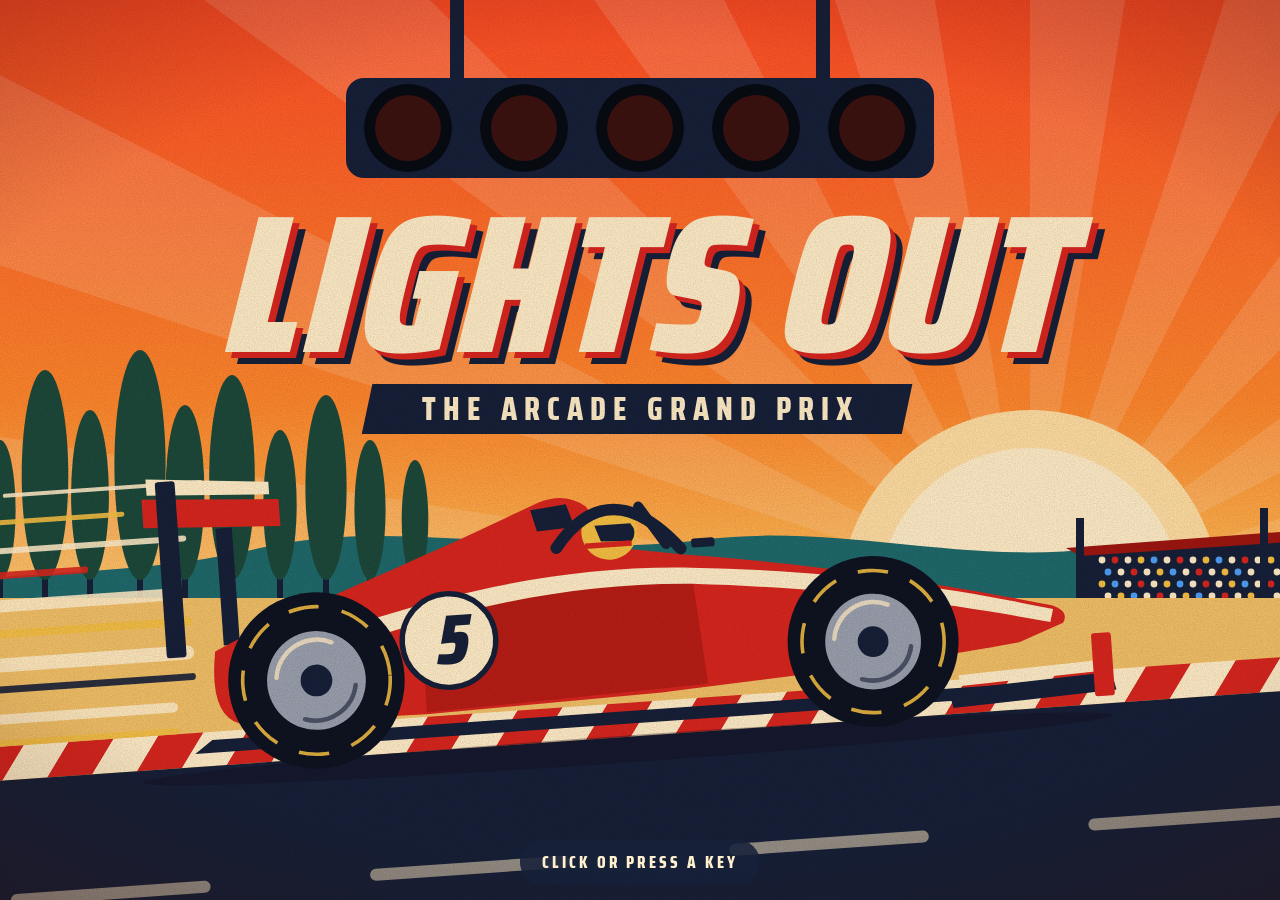
<file: index.html>
<!doctype html>
<html lang="en">
<head>
  <meta charset="utf-8">
  <meta name="viewport" content="width=device-width, initial-scale=1, maximum-scale=1, user-scalable=no, viewport-fit=cover">
  <title>Lights Out</title>
  <meta name="description" content="Top-down arcade Formula racing. Play in the browser or add it to your home screen.">
  <meta name="theme-color" content="#0d1016">
  <meta name="mobile-web-app-capable" content="yes">
  <meta name="apple-mobile-web-app-capable" content="yes">
  <meta name="apple-mobile-web-app-status-bar-style" content="black-translucent">
  <meta name="apple-mobile-web-app-title" content="Lights Out">
  <link rel="manifest" href="manifest.webmanifest">
  <link rel="icon" href="icons/icon.svg" type="image/svg+xml">
  <link rel="apple-touch-icon" href="icons/apple-touch-icon.png">
  <link rel="preconnect" href="https://fonts.googleapis.com">
  <link rel="preconnect" href="https://fonts.gstatic.com" crossorigin>
  <link rel="stylesheet" href="https://fonts.googleapis.com/css2?family=JetBrains+Mono:wght@500;700&family=Saira+Condensed:wght@600;800;900&family=Titillium+Web:wght@400;600;700&display=swap">
  <link rel="stylesheet" href="css/style.css">
</head>
<body>
  <canvas id="game" aria-label="Race view"></canvas>
  <div id="insets" aria-hidden="true"></div>

  <div id="touch" class="touch" hidden>
    <div class="tbtns steer-btns" aria-label="Steering buttons: left and right"><span class="tbtn left" data-label="‹" aria-hidden="true"></span><span class="tbtn right" data-label="›" aria-hidden="true"></span></div>
    <div class="tbtns pedal-btns" aria-label="Brake and gas buttons"><span class="tbtn gas" data-label="GAS" aria-label="Gas"></span><span class="tbtn brake" data-label="BRAKE" aria-label="Brake"></span></div>
  </div>
  <button id="pauseBtn" class="pause-btn" aria-label="Pause" hidden><i></i></button>

  <div id="ui"></div>

  <div class="rotate" id="rotate" aria-live="polite"><div class="rotate-card"><i class="rotate-phone" aria-hidden="true"></i><b>Turn your phone sideways</b><span>Lights Out is played in landscape.</span></div></div>

  <script type="module" src="js/main.js"></script>
</body>
</html>
</file>
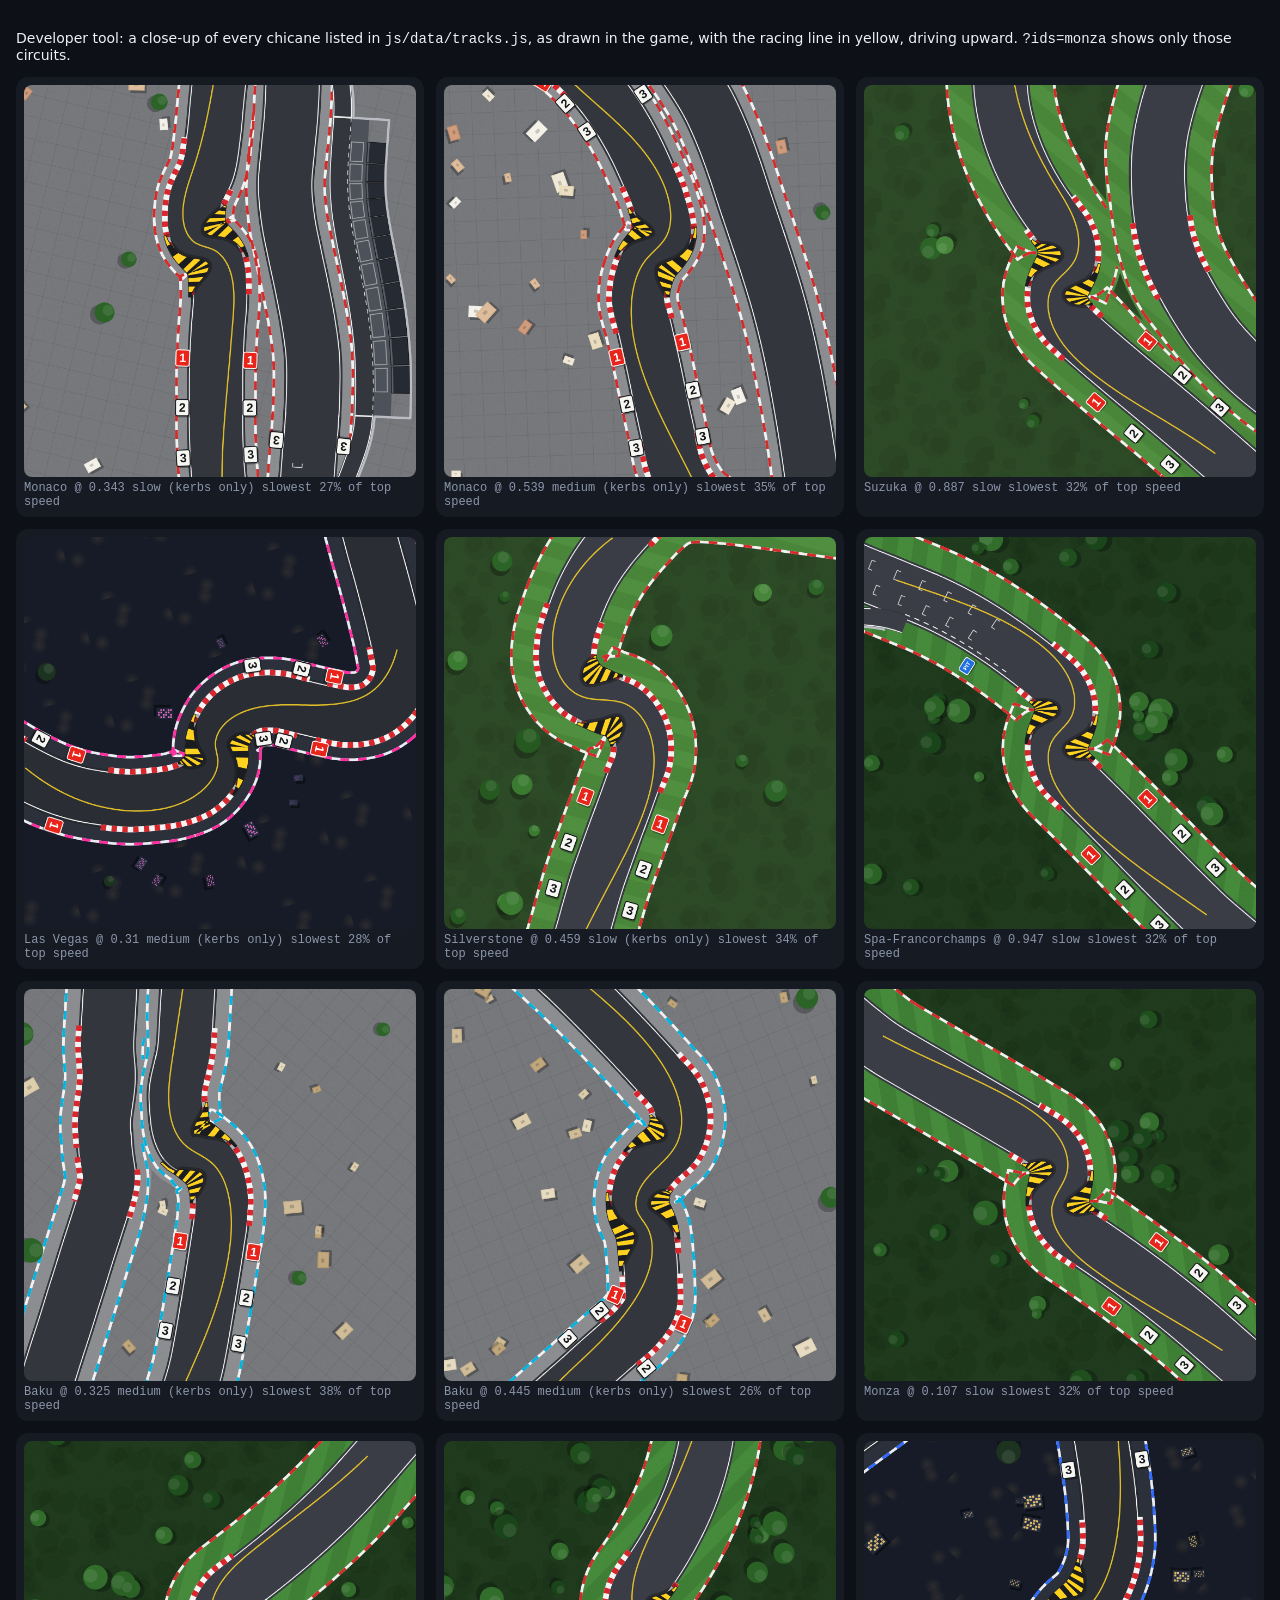
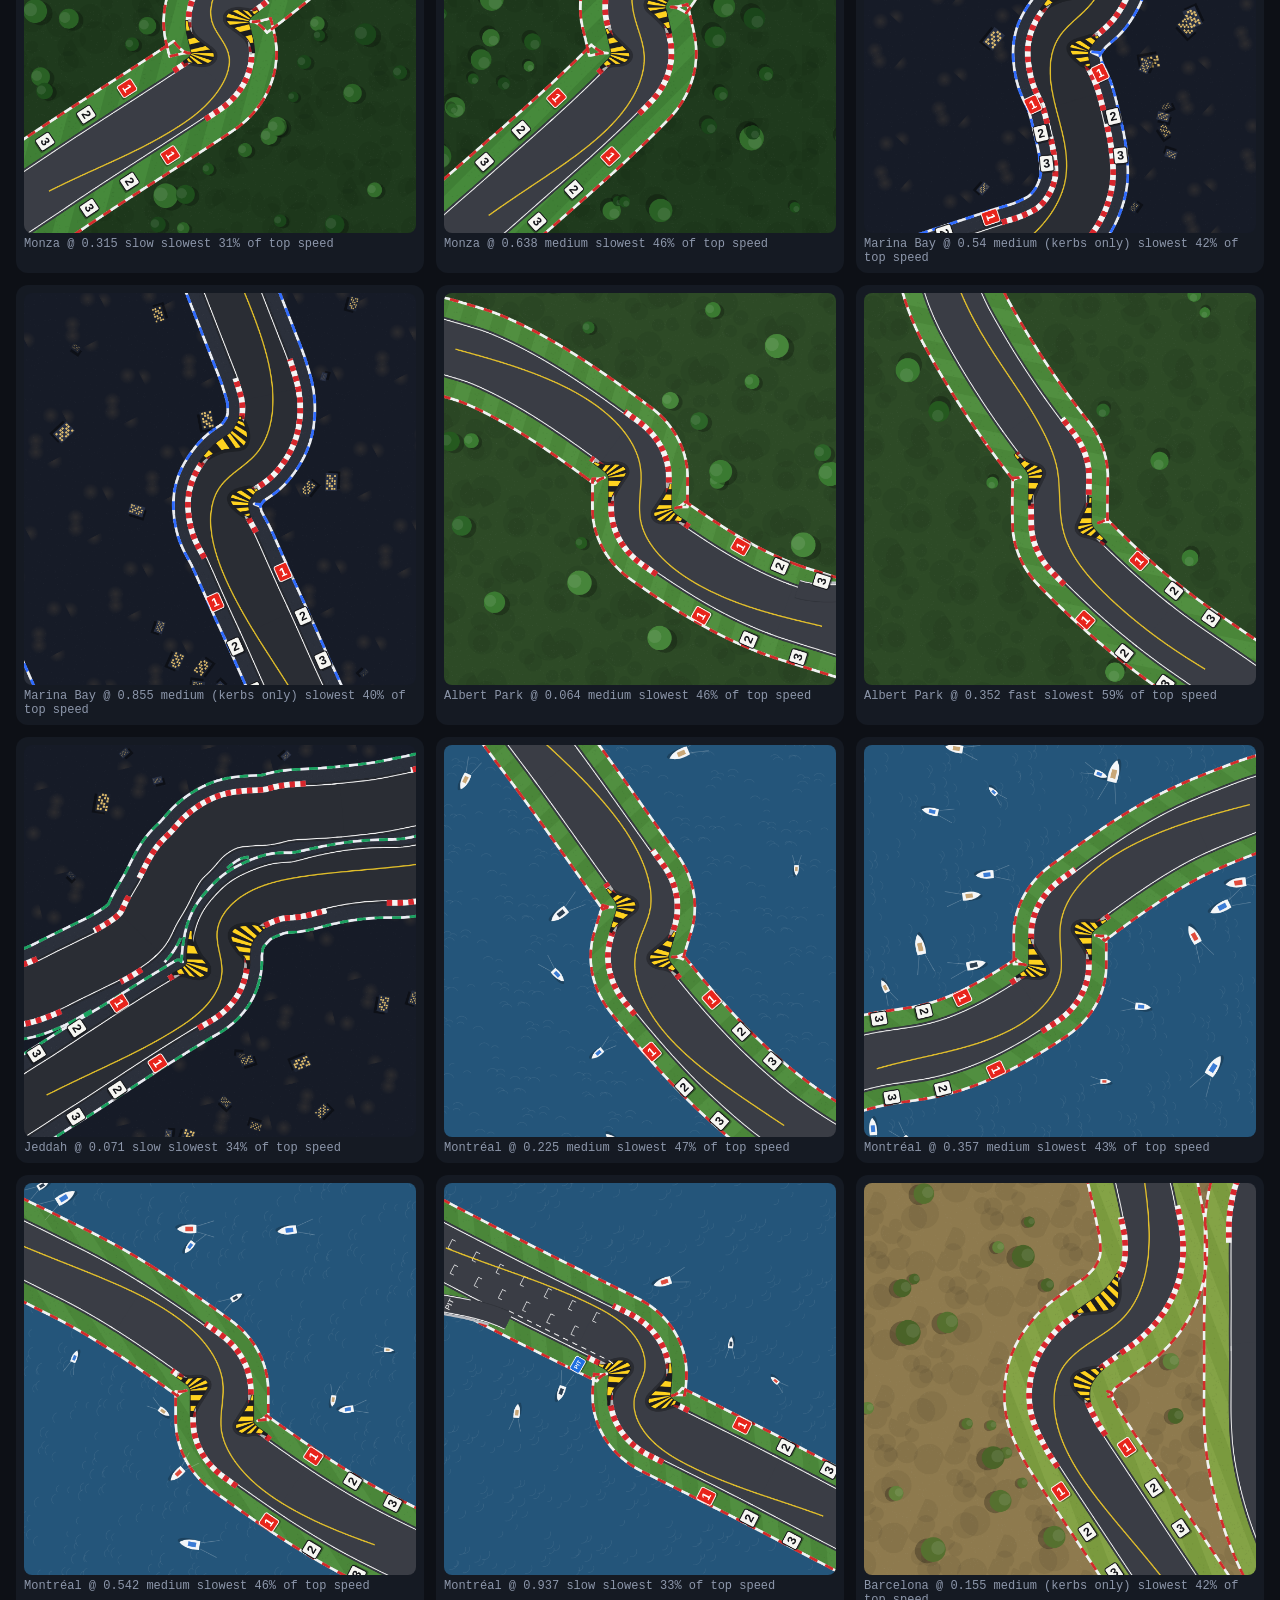
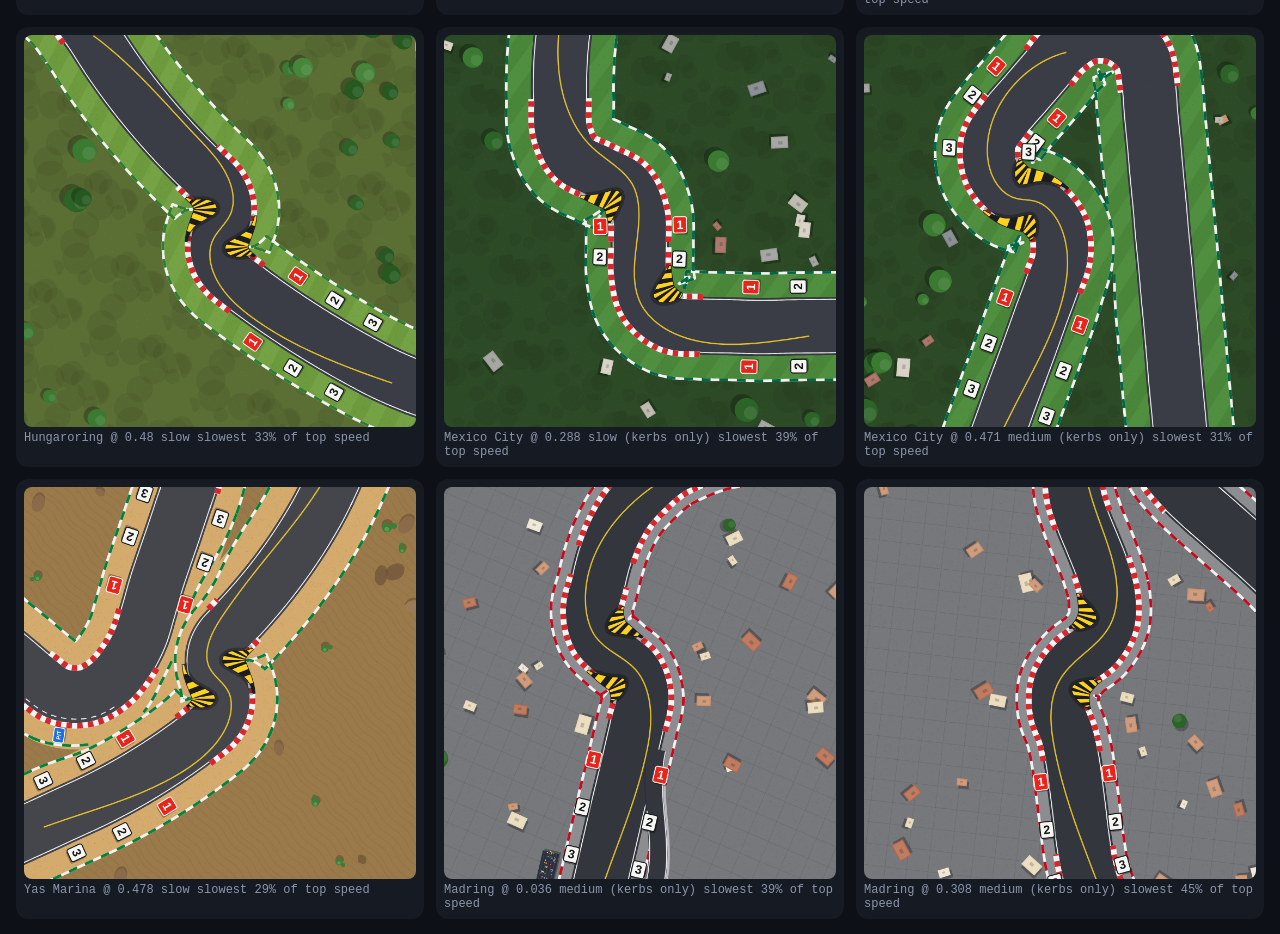
<file: tools/chicanes.html>
<!doctype html>
<html lang="en">
<head>
<meta charset="utf-8">
<meta name="viewport" content="width=device-width, initial-scale=1">
<title>Chicanes</title>
<style>
  :root { --bg: #0d1016; --fg: #eef2f8; --muted: #8d97ab; color-scheme: dark; }
  body { margin: 0; background: var(--bg); color: var(--fg); font: 14px system-ui, sans-serif; padding: 16px; }
  .grid { display: grid; grid-template-columns: repeat(auto-fill, minmax(360px, 1fr)); gap: 12px; }
  figure { margin: 0; background: #151a23; border-radius: 12px; padding: 8px; }
  figcaption { color: var(--muted); font: 12px ui-monospace, monospace; margin-top: 4px; }
  canvas { width: 100%; height: auto; display: block; border-radius: 8px; }
</style>
</head>
<body>
<p>Developer tool: a close-up of every chicane listed in <code>js/data/tracks.js</code>, as drawn in the game, with the racing line in yellow, driving upward. <code>?ids=monza</code> shows only those circuits.</p>
<div class="grid" id="grid"></div>
<script type="module">
import { Track } from '../js/track.js';
import { ALL_REAL } from '../js/data/tracks.js';
import { PHYS } from '../js/car.js';

const grid = document.getElementById('grid');
const want = new URLSearchParams(location.search).get('ids');
const defs = ALL_REAL.filter((d) => d.chicanes && (!want || want.split(',').includes(d.id)));
for (const def of defs) {
  const t = new Track(def);
  for (const c of def.chicanes) {
    const fig = document.createElement('figure');
    const cv = document.createElement('canvas');
    cv.width = 720; cv.height = 720;
    fig.appendChild(cv);
    const mid = Math.round(c.at * t.n);
    let vmin = Infinity;
    for (let d = -40; d <= 40; d++) vmin = Math.min(vmin, t.vCorner[(mid + d + t.n) % t.n]);
    const cap = document.createElement('figcaption');
    cap.textContent = `${def.name} @ ${c.at}  ${c.kind}${c.rebuild === false ? ' (kerbs only)' : ''}  slowest ${Math.round((vmin / PHYS.TOP) * 100)}% of top speed`;
    fig.appendChild(cap);
    grid.appendChild(fig);
    const ctx = cv.getContext('2d');
    // Look at the chicane from a little before it, heading up the screen.
    const i0 = (mid - 6 + t.n) % t.n;
    const ang = Math.atan2(t.ty[i0], t.tx[i0]);
    const zoom = 0.62;
    ctx.translate(cv.width / 2, cv.height / 2);
    ctx.scale(zoom, zoom);
    ctx.rotate(-ang - Math.PI / 2);
    ctx.translate(-t.px[mid], -t.py[mid]);
    const R = cv.width / zoom;
    const view = { minX: t.px[mid] - R, maxX: t.px[mid] + R, minY: t.py[mid] - R, maxY: t.py[mid] + R };
    t.drawGround(ctx, view);
    t.drawSurface(ctx, view, true);
    ctx.strokeStyle = 'rgba(255,214,40,0.85)';
    ctx.lineWidth = 4;
    ctx.beginPath();
    for (let d = -90; d <= 90; d++) {
      const i = (mid + d + t.n) % t.n;
      if (d === -90) ctx.moveTo(t.rx[i], t.ry[i]); else ctx.lineTo(t.rx[i], t.ry[i]);
    }
    ctx.stroke();
    t.drawDecor?.(ctx, view);
  }
}
</script>
</body>
</html>
</file>
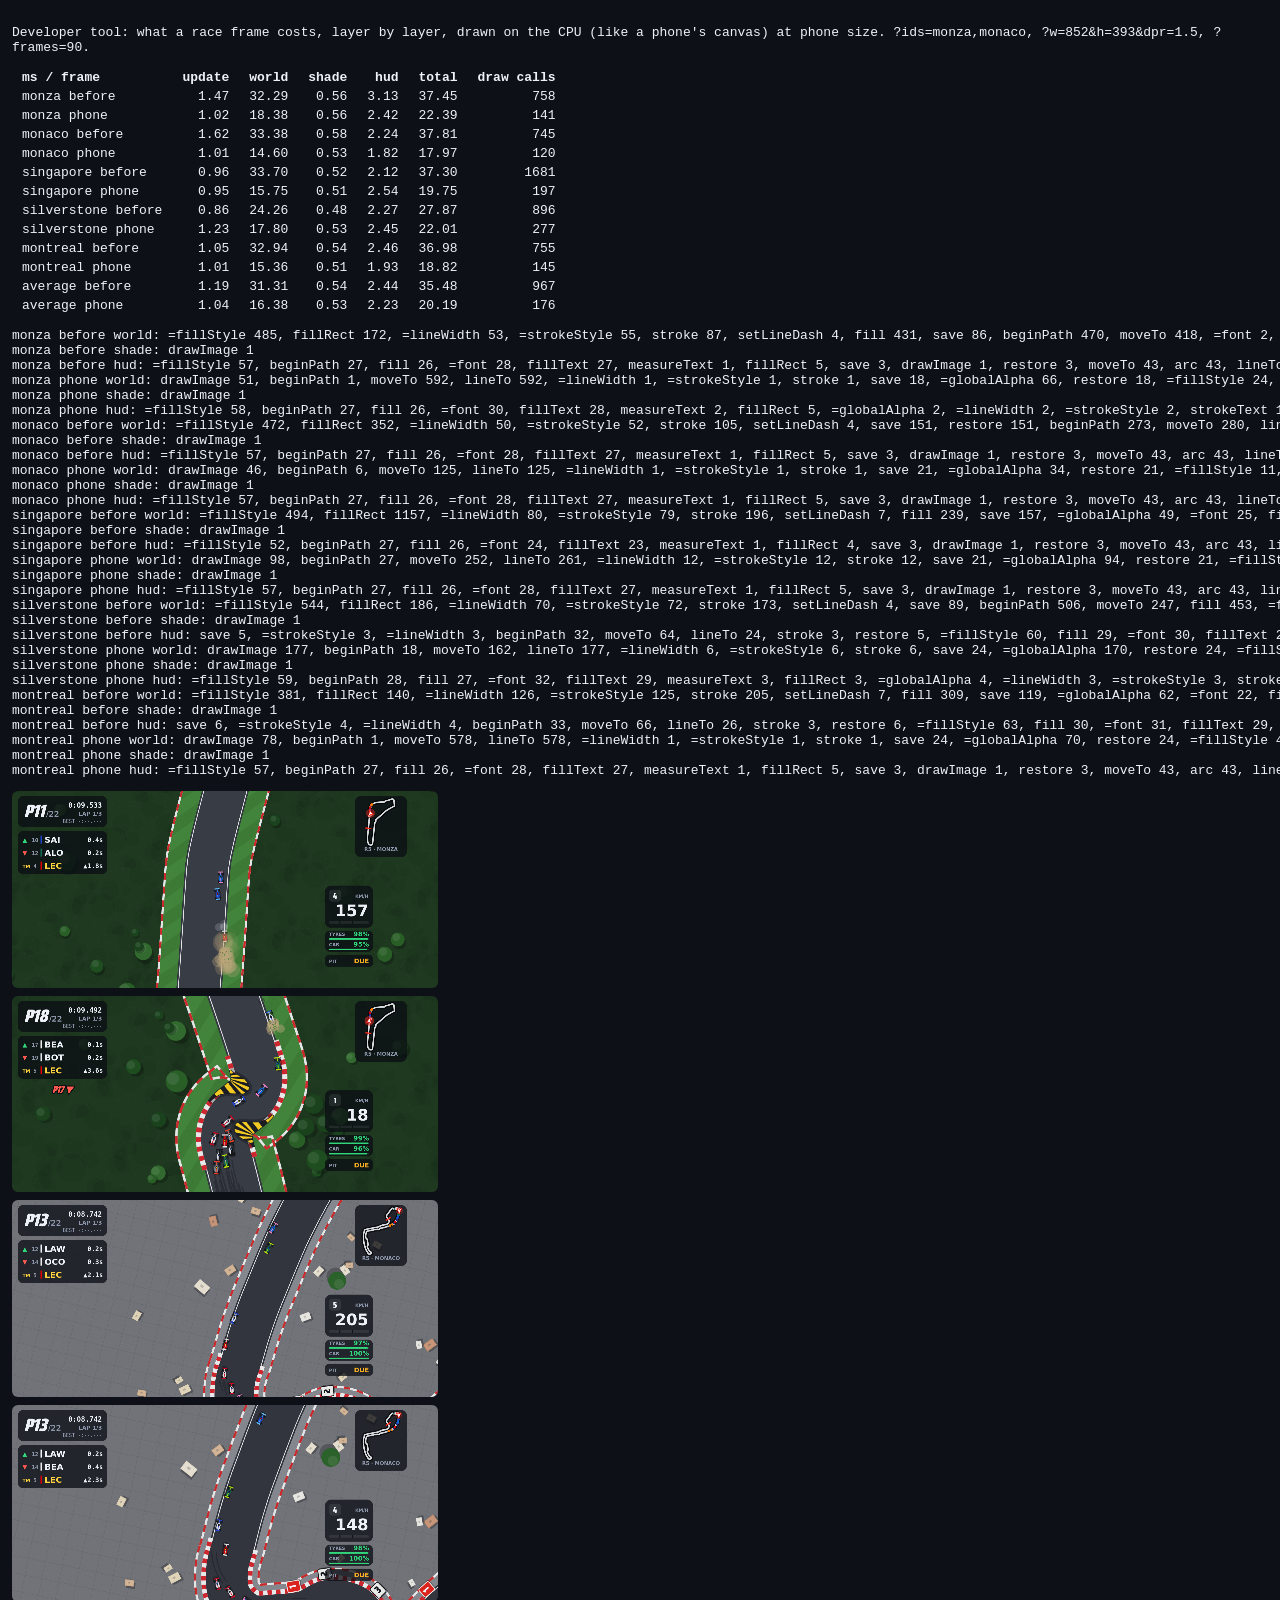
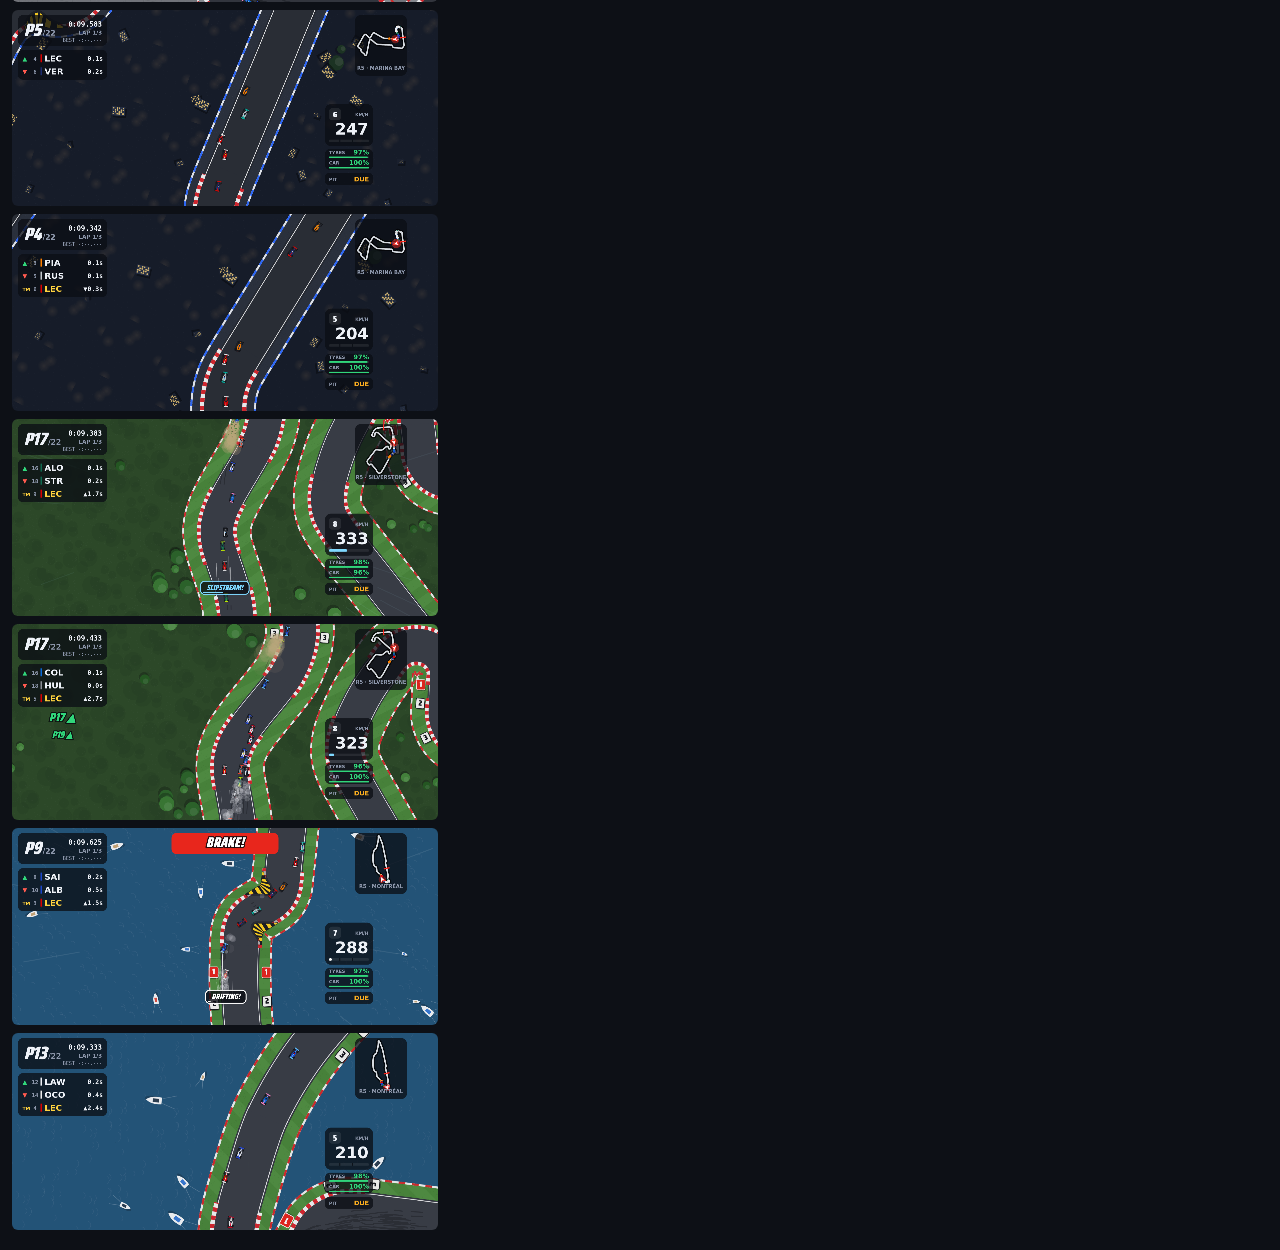
<file: tools/perf.html>
<!doctype html>
<html lang="en">
<head>
<meta charset="utf-8">
<meta name="viewport" content="width=device-width, initial-scale=1">
<title>Frame cost</title>
<link rel="stylesheet" href="https://fonts.googleapis.com/css2?family=JetBrains+Mono:wght@500;700&family=Saira+Condensed:wght@600;800;900&family=Titillium+Web:wght@400;600;700&display=swap">
<style>
  :root { --bg: #0d1016; --fg: #eef2f8; --muted: #8d97ab; color-scheme: dark; }
  body { margin: 0; background: var(--bg); color: var(--fg); font: 13px ui-monospace, monospace; padding: 12px; }
  table { border-collapse: collapse; }
  td, th { padding: 2px 10px; text-align: right; }
  th:first-child, td:first-child { text-align: left; }
  canvas { width: 426px; display: block; margin: 8px 0; border-radius: 6px; }
</style>
</head>
<body>
<p>Developer tool: what a race frame costs, layer by layer, drawn on the CPU (like a phone's canvas) at phone size. <code>?ids=monza,monaco</code>, <code>?w=852&amp;h=393&amp;dpr=1.5</code>, <code>?frames=90</code>.</p>
<div id="out">running…</div>
<script type="module">
import { Track } from '../js/track.js';
import { ALL_REAL } from '../js/data/tracks.js';
import { Race } from '../js/race.js';
import { AIDriver } from '../js/ai.js';
import { Camera } from '../js/camera.js';
import { PHYS } from '../js/car.js';
import { drawHUD } from '../js/hud.js';
import { playerFor, rivalsFor } from '../js/data/teams.js';

const q = new URLSearchParams(location.search);
const W = Number(q.get('w') || 852);
const H = Number(q.get('h') || 393);
const DPR = Number(q.get('dpr') || 1.5);
const FRAMES = Number(q.get('frames') || 90);
const IDS = (q.get('ids') || 'monza,monaco,singapore,silverstone,montreal').split(',');
await document.fonts.load('900 20px "Saira Condensed"').catch(() => {});

const cv = document.createElement('canvas');
cv.width = Math.round(W * DPR);
cv.height = Math.round(H * DPR);
// willReadFrequently: drawn on the CPU, so the time spent is the real raster cost.
const ctx = cv.getContext('2d', { alpha: false, willReadFrequently: true });
const flush = () => ctx.getImageData(0, 0, 1, 1);
const shade = document.createElement('canvas');
shade.width = cv.width;
shade.height = cv.height;
{
  const g = shade.getContext('2d');
  g.fillStyle = 'rgba(40,60,90,0.06)';
  g.fillRect(0, 0, shade.width, shade.height);
}
const ctl = { steer: new DOMRect(16, H - 108, 196, 92), pedal: new DOMRect(W - 120, H - 204, 104, 188), gas: new DOMRect(W - 120, H - 204, 104, 84) };

// Count calls per layer too: Safari pays for every call, not just for pixels.
const COUNT = ['fill', 'stroke', 'fillRect', 'strokeRect', 'fillText', 'strokeText', 'drawImage', 'arc', 'save', 'restore', 'setLineDash', 'measureText', 'lineTo', 'moveTo', 'beginPath', 'createLinearGradient', 'createRadialGradient'];
const calls = {};
let layer = '';
const P = CanvasRenderingContext2D.prototype;
for (const m of COUNT) {
  const orig = P[m];
  P[m] = function (...a) {
    if (layer) {
      const c = (calls[layer] ||= {});
      c[m] = (c[m] || 0) + 1;
    }
    return orig.apply(this, a);
  };
}
const SETS = ['fillStyle', 'strokeStyle', 'font', 'globalAlpha', 'lineWidth'];
for (const m of SETS) {
  const d = Object.getOwnPropertyDescriptor(P, m);
  Object.defineProperty(P, m, { get: d.get, set(v) { if (layer) { const c = (calls[layer] ||= {}); c['=' + m] = (c['=' + m] || 0) + 1; } d.set.call(this, v); }, configurable: true });
}
const rows = [];
const all = {};
import { setCarSprites } from '../js/car.js';
import { clearTiles } from '../js/tiles.js';
const MODES = ['before', 'phone'];
for (const id of IDS) {
  const def = ALL_REAL.find((d) => d.id === id);
  if (!def) continue;
  const t = new Track(def);
  for (const mode of MODES) {
    const phone = mode === 'phone';
    clearTiles();
    const r = new Race({ track: t, mode: 'race', laps: 3, player: playerFor('ferrari', 1), rivals: rivalsFor('ferrari', 1) });
    r.event = { gp: def.gp, name: def.name, country: def.country, accent: def.theme.thumb, mode: 'race', laps: 3, round: 5, rounds: 24 };
    r.tiled = phone;
    r.particles.sprites = phone;
    const p = r.player;
    const bot = new AIDriver(p, t, { pace: 0.95 });
    const cam = new Camera();
    cam.snap(p, W, H, 0.45);
    setCarSprites(phone ? DPR * cam.baseZoom(W, H) * 1.25 : 0);
    const drive = () => (r.phase === 'race' && !p.pit ? { ...bot.control(1 / 60, r.cars, 1, r.time), pedal: false } : { gas: 0, brake: 0, steer: 0, analog: true });
    const camUp = () => cam.update(1 / 60, p, { w: W, h: H, mode: 'chase', touchUI: true, speedFrac: Math.max(0, p.forwardSpeed) / PHYS.TOP, boost: p.boost > 0 });
    for (let k = 0; k < 60 * 14; k++) {
      r.update(1 / 60, drive());
      camUp();
      if (k > 60 * 13) r.draw(ctx, cam, W, H, DPR); // tiles made before timing
    }
    const tm = {};
    const add = (k, v) => (tm[k] = (tm[k] || 0) + v);
    const lap = (k, fn, f) => {
      const a = performance.now();
      layer = f === FRAMES - 1 ? `${id} ${mode} ${k}` : '';
      fn();
      layer = '';
      flush();
      add(k, performance.now() - a);
    };
    for (let f = 0; f < FRAMES; f++) {
      let t0 = performance.now();
      r.update(1 / 60, drive());
      camUp();
      add('update', performance.now() - t0);
      flush();
      r.focus = p;
      lap('(flush)', () => {}, f);
      lap('world', () => r.draw(ctx, cam, W, H, DPR), f);
      lap('shade', () => { ctx.setTransform(1, 0, 0, 1, 0, 0); ctx.drawImage(shade, 0, 0); }, f);
      lap('hud', () => { ctx.setTransform(DPR, 0, 0, DPR, 0, 0); drawHUD(ctx, r, cam, W, H, { top: 0, left: 0, right: 0, bottom: 0 }, { touchUI: true, ctl, dt: 1 / 60, season: true }); }, f);
    }
    for (const k in tm) tm[k] /= FRAMES;
    const base = tm['(flush)'];
    for (const k in tm) if (k !== 'update' && k !== '(flush)') tm[k] = Math.max(0, tm[k] - base);
    delete tm['(flush)'];
    tm.total = Object.values(tm).reduce((a, b) => a + b, 0);
    const c = Object.entries(calls).filter(([k]) => k.startsWith(`${id} ${mode}`)).reduce((n, [, v]) => n + Object.entries(v).filter(([m]) => !m.startsWith('=') && !['lineTo', 'moveTo', 'beginPath', 'arc', 'save', 'restore'].includes(m)).reduce((a, [, x]) => a + x, 0), 0);
    tm['draw calls'] = c;
    rows.push([`${id} ${mode}`, tm]);
    const key = mode;
    all[key] ||= {};
    for (const k in tm) all[key][k] = (all[key][k] || 0) + tm[k] / IDS.length;
    if (f0shot(mode)) {
      const shot = document.createElement('canvas');
      shot.width = cv.width; shot.height = cv.height;
      shot.getContext('2d').drawImage(cv, 0, 0);
      shot.title = `${id} ${mode}`;
      document.body.appendChild(shot);
    }
  }
}
function f0shot() { return true; }
for (const m of MODES) rows.push([`average ${m}`, all[m]]);
const keys = Object.keys(all[MODES[0]]);
document.getElementById('out').innerHTML = `<table><tr><th>ms / frame</th>${keys.map((k) => `<th>${k}</th>`).join('')}</tr>${rows
  .map(([id, tm]) => `<tr><td>${id}</td>${keys.map((k) => `<td>${k === 'draw calls' ? Math.round(tm[k]) : tm[k].toFixed(2)}</td>`).join('')}</tr>`)
  .join('')}</table>`;
window.perfResult = rows;
window.perfCalls = calls;
const pre = document.createElement('pre');
pre.textContent = Object.entries(calls).map(([k, c]) => `${k}: ${Object.entries(c).map(([m, n]) => `${m} ${n}`).join(', ')}`).join('\n');
document.getElementById('out').after(pre);
</script>
</body>
</html>
</file>
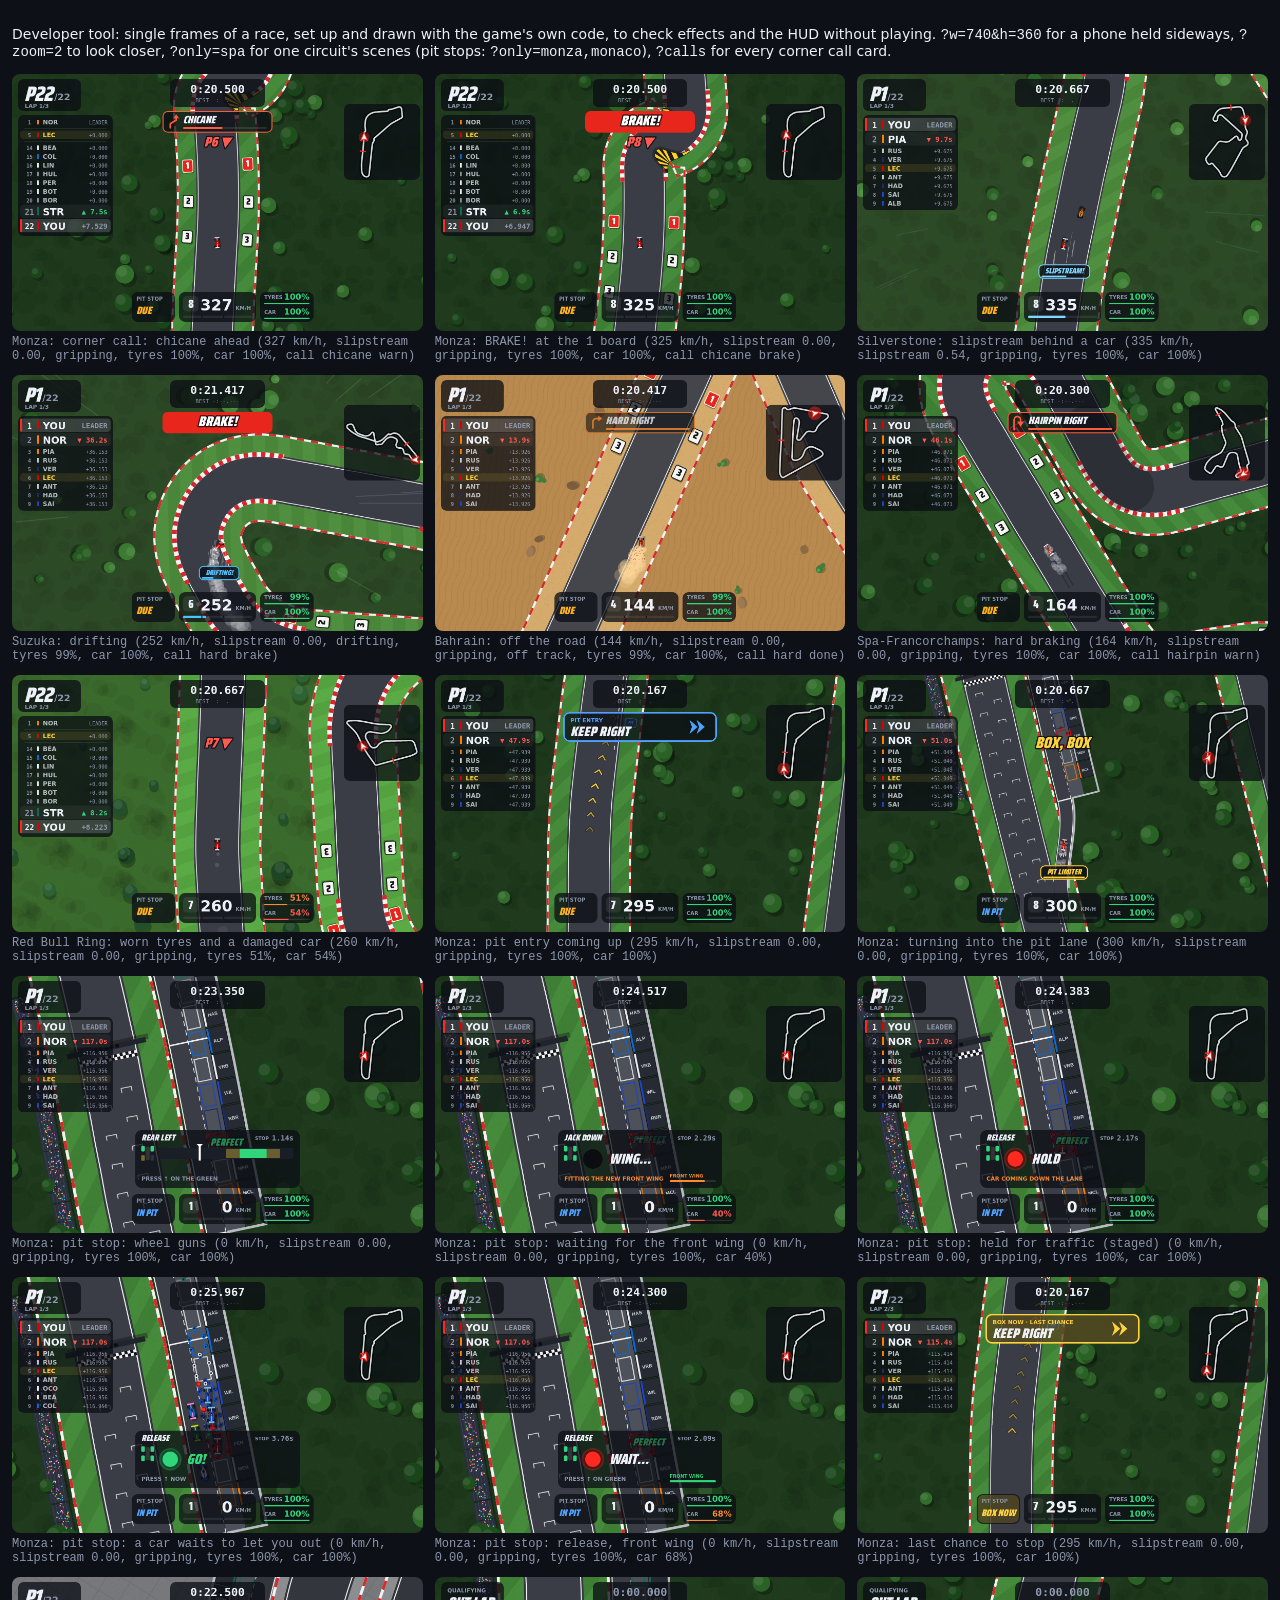
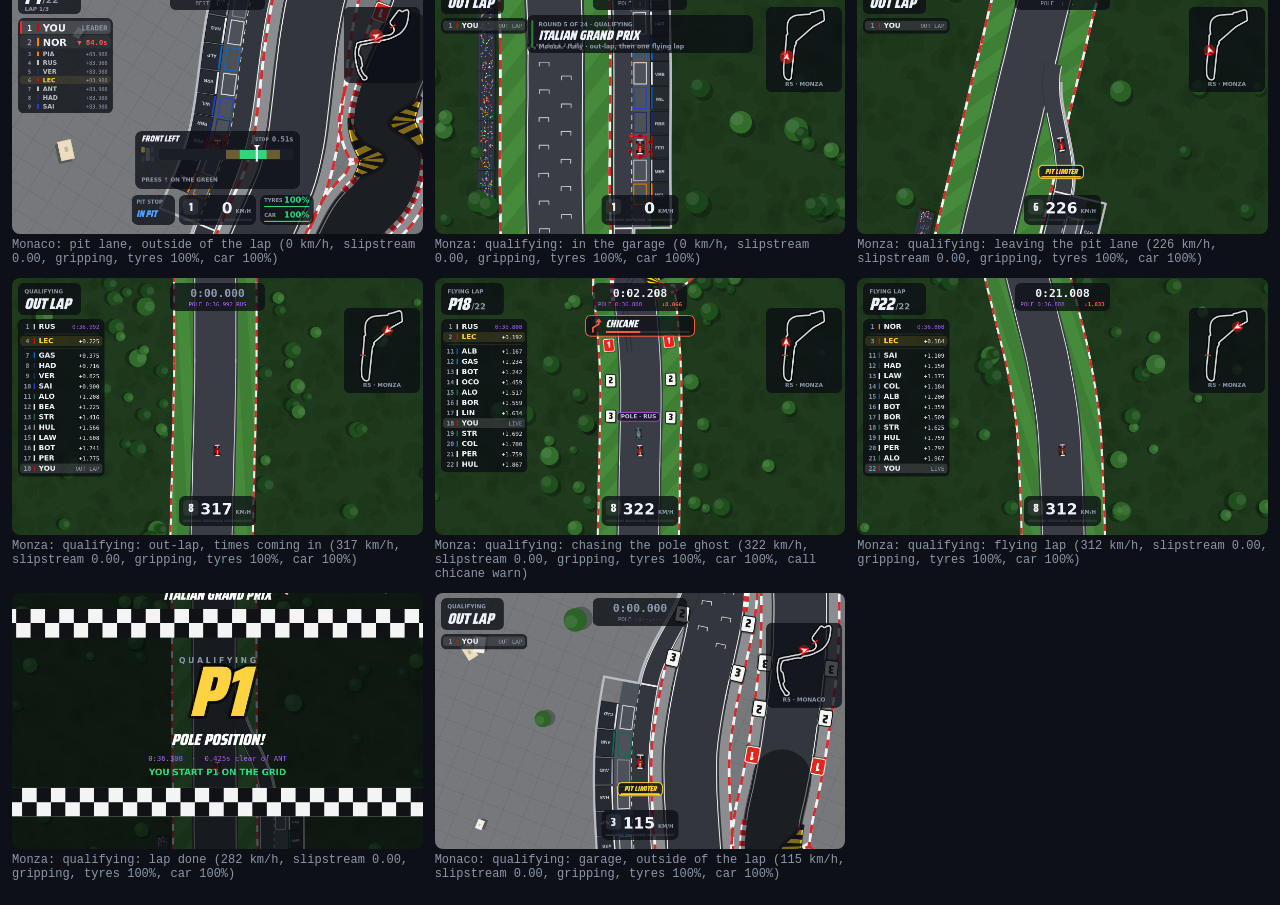
<file: tools/snapshot.html>
<!doctype html>
<html lang="en">
<head>
<meta charset="utf-8">
<meta name="viewport" content="width=device-width, initial-scale=1">
<title>Snapshots</title>
<link rel="stylesheet" href="https://fonts.googleapis.com/css2?family=JetBrains+Mono:wght@500;700&family=Saira+Condensed:wght@600;800;900&family=Titillium+Web:wght@400;600;700&display=swap">
<style>
  :root { --bg: #0d1016; --fg: #eef2f8; --muted: #8d97ab; color-scheme: dark; }
  body { margin: 0; background: var(--bg); color: var(--fg); font: 14px system-ui, sans-serif; padding: 12px; }
  .grid { display: grid; grid-template-columns: repeat(auto-fill, minmax(380px, 1fr)); gap: 12px; }
  figure { margin: 0; }
  figcaption { color: var(--muted); font: 12px ui-monospace, monospace; margin-top: 4px; }
  canvas { width: 100%; height: auto; display: block; border-radius: 8px; }
</style>
</head>
<body>
<p>Developer tool: single frames of a race, set up and drawn with the game's own code, to check effects and the HUD without playing. <code>?w=740&amp;h=360</code> for a phone held sideways, <code>?zoom=2</code> to look closer, <code>?only=spa</code> for one circuit's scenes (pit stops: <code>?only=monza,monaco</code>), <code>?calls</code> for every corner call card.</p>
<div class="grid" id="grid"></div>
<script type="module">
import { Track } from '../js/track.js';
import { ALL_REAL } from '../js/data/tracks.js';
import { Race } from '../js/race.js';
import { AIDriver } from '../js/ai.js';
import { Camera } from '../js/camera.js';
import { PHYS } from '../js/car.js';
import { drawHUD } from '../js/hud.js';
import { playerFor, rivalsFor } from '../js/data/teams.js';

const q = new URLSearchParams(location.search);
const W = Number(q.get('w') || 800);
const H = Number(q.get('h') || 500);
const phone = W < 768;
const ZOOM = Number(q.get('zoom') || 1);
const ONLY = q.get('only');
const grid = document.getElementById('grid');
await document.fonts.load('900 20px "Saira Condensed"').catch(() => {});

// Each scene: a circuit, then a script that sets up the moment (and for a
// qualifying scene, QUALI).
const QUALI = { mode: 'quali' };
const scenes = [
  ['monza', 'corner call: chicane ahead', (r, t, p, run) => { place(r, t, p, 0.06, 740); run(30, () => ({ gas: 1 })); }],
  ['monza', 'BRAKE! at the 1 board', (r, t, p, run) => { place(r, t, p, 0.07, 740); run(400, (k) => ({ gas: 1, stop: r.call && r.call.stage === 'brake' })); }],
  ['silverstone', 'slipstream behind a car', (r, t, p, run) => {
    const o = r.cars.find((c) => c !== p);
    place(r, t, p, 0.08, 700); placeCar(t, o, 0.08, 700, 140);
    run(40, () => ({ gas: 1 }), (dt) => { o.vx = Math.cos(o.angle) * 700; o.vy = Math.sin(o.angle) * 700; });
  }],
  ['suzuka', 'drifting', (r, t, p, run) => {
    place(r, t, p, 0.06, 600);
    // Brake while turning into turn 1 to start the drift, then hold it.
    run(85, (k) => {
      const turning = Math.abs(t.rcurv[(p.trackIdx + 20) % t.n]) > 1 / 400;
      return turning && k > 5 ? { brake: 1, steer: 1 } : { gas: 1 };
    });
  }],
  ['bahrain', 'off the road', (r, t, p, run) => { place(r, t, p, 0.2, 600, 100); run(25, () => ({ gas: 1 })); }],
  ['spa', 'hard braking', (r, t, p, run) => { place(r, t, p, 0.37, 720); run(18, () => ({ brake: 1 })); }],
  ['austria', 'worn tyres and a damaged car', (r, t, p, run) => {
    place(r, t, p, 0.15, 600);
    p.tyres = 0.51;
    p.damage = 0.46;
    run(40, () => ({ gas: 1 }));
    p.hitT = 0.5;
  }],
  ['monza', 'pit entry coming up', (r, t, p, run) => { placeK(r, t, p, t.pit.start - 150, 650, 20); run(10, () => ({ gas: 1 })); }],
  ['monza', 'turning into the pit lane', (r, t, p, run) => { placeK(r, t, p, t.pit.start - 30, 650, t.half - 8); run(40, () => ({ gas: 1, steer: 0 })); }],
  ['monza', 'pit stop: wheel guns', (r, t, p, run) => {
    placeK(r, t, p, t.pit.start - 20, 620, t.half - 8);
    run(1200, (k) => {
      const g = r.pits.game;
      if (g && g.wheel === 2 && g.phase === 'wheels' && g.pt > 0.15) return { stop: true };
      return { gas: 1, steer: 0, pedal: !!g && g.phase === 'wheels' && g.gun <= 0 && Math.abs(g.m - g.zone) < 0.05 };
    });
  }],
  ['monza', 'pit stop: waiting for the front wing', (r, t, p, run) => {
    p.damage = 0.6;
    placeK(r, t, p, t.pit.start - 20, 620, t.half - 8);
    run(1500, (k) => {
      const g = r.pits.game;
      if (g && g.phase === 'jackDown' && g.pt > 0.45) return { stop: true };
      return { gas: 1, steer: 0, pedal: !!g && g.phase === 'wheels' && g.gun <= 0 && Math.abs(g.m - g.zone) < 0.05 };
    });
  }],
  ['monza', 'pit stop: held for traffic (staged)', (r, t, p, run) => {
    placeK(r, t, p, t.pit.start - 20, 620, t.half - 8);
    run(1500, (k) => {
      const g = r.pits.game;
      if (g && g.phase === 'light' && g.pt > g.hold) { g.green = false; g.waiting = true; return { stop: true }; }
      return { gas: 1, steer: 0, pedal: !!g && g.phase === 'wheels' && g.gun <= 0 && Math.abs(g.m - g.zone) < 0.05 };
    });
  }],
  ['monza', 'pit stop: a car waits to let you out', (r, t, p, run) => {
    // A line of cars comes down the lane as your light is due: held for a
    // moment, then the next car stops behind your box until you're out.
    placeK(r, t, p, t.pit.start - 20, 620, t.half - 8);
    let train = false;
    run(2400, (k) => {
      const g = r.pits.game;
      if (g && g.phase === 'light' && !train) {
        train = true;
        const boxK = t.pit.boxes[p.box];
        r.cars.filter((c) => c !== p && c.box > p.box).slice(0, 7).forEach((c, i) => {
          const kk = boxK - (40 + 62 * i) / t.ds;
          c.frozen = false;
          c.pit = { stage: 'in', k: kk, lat: t.pitLane(kk), err: 0, v: 230, t: 0, swung: 0, braking: false, at: r.time };
        });
      }
      if (g && g.green && r.cars.some((c) => c.pit && c.pit.stage === 'in' && c.pit.v < 3 && r.pits.inLane(c))) return { stop: true };
      return { gas: 1, steer: 0, pedal: !!g && g.phase === 'wheels' && g.gun <= 0 && Math.abs(g.m - g.zone) < 0.05 };
    });
  }],
  ['monza', 'pit stop: release, front wing', (r, t, p, run) => {
    p.damage = 0.32;
    placeK(r, t, p, t.pit.start - 20, 620, t.half - 8);
    run(1500, (k) => {
      const g = r.pits.game;
      if (g && g.phase === 'light' && g.pt > 0.05) return { stop: true };
      return { gas: 1, steer: 0, pedal: !!g && g.phase === 'wheels' && g.gun <= 0 && Math.abs(g.m - g.zone) < 0.05 };
    });
  }],
  ['monza', 'last chance to stop', (r, t, p, run) => { p.lap = 1; placeK(r, t, p, t.pit.start - 150, 650, 20); run(10, () => ({ gas: 1 })); }],
  ['monaco', 'pit lane, outside of the lap', (r, t, p, run) => { placeK(r, t, p, t.pit.start - 2, 620, t.half - 6); run(150, () => ({ gas: 1, steer: 0 })); }],
  // Qualifying: the whole session driven by the bot (`auto`).
  ['monza', 'qualifying: in the garage', (r, t, p, run) => run(50, () => ({ auto: true })), QUALI],
  ['monza', 'qualifying: leaving the pit lane', (r, t, p, run) => run(330, () => ({ auto: true })), QUALI],
  ['monza', 'qualifying: out-lap, times coming in', (r, t, p, run) => run(9000, () => ({ auto: true, stop: r.time > 24 })), QUALI],
  ['monza', 'qualifying: chasing the pole ghost', (r, t, p, run) => run(9000, () => ({ auto: true, stop: r.quali.stage === 'flying' && r.time - p.lapStart > 2.2 })), QUALI],
  ['monza', 'qualifying: flying lap', (r, t, p, run) => run(9000, () => ({ auto: true, stop: r.quali.stage === 'flying' && r.time - p.lapStart > 21 })), QUALI],
  ['monza', 'qualifying: lap done', (r, t, p, run) => run(9000, () => ({ auto: true, stop: r.phase === 'finished' && r.finishReal > 1.7 })), QUALI],
  ['monaco', 'qualifying: garage, outside of the lap', (r, t, p, run) => run(250, () => ({ auto: true })), QUALI],
];

// Like placeCar, at signed sample k (negative before the line), `lat` px
// right of the centre line, and on lap 0 so the pit entry is open.
function placeK(r, t, p, k, speed, lat = 0) {
  r.phase = 'race';
  r.time = 20;
  for (const c of r.cars) { c.frozen = false; if (c !== p) { c.x = -1e6; c.y = -1e6; } }
  const i = ((k % t.n) + t.n) % t.n;
  const a = Math.atan2(t.ty[i], t.tx[i]);
  const off = lat * t.pit.side;
  p.x = t.px[i] + t.nx[i] * off;
  p.y = t.py[i] + t.ny[i] * off;
  p.angle = a;
  p.vx = Math.cos(a) * speed;
  p.vy = Math.sin(a) * speed;
  p.trackIdx = i;
  p.lapArmed = true;
  p.frozen = false;
  p.launchPenalty = 0;
}

function place(r, t, p, frac, speed, lat = 0) {
  r.phase = 'race';
  r.time = 20;
  for (const c of r.cars) { c.frozen = false; if (c !== p) { c.x = -1e6; c.y = -1e6; } }
  placeCar(t, p, frac, speed, 0, lat);
}

function placeCar(t, c, frac, speed, ahead = 0, lat = 0) {
  const i0 = Math.round(frac * t.n);
  const i = (i0 + Math.round(ahead / t.ds)) % t.n;
  const a = Math.atan2(t.ty[i], t.tx[i]);
  c.x = t.px[i] + t.nx[i] * (t.roff[i] + lat);
  c.y = t.py[i] + t.ny[i] * (t.roff[i] + lat);
  c.angle = a;
  c.vx = Math.cos(a) * speed;
  c.vy = Math.sin(a) * speed;
  c.trackIdx = i;
  c.frozen = false;
  c.launchPenalty = 0;
}

// Every corner call card, for checking the arrows.
if (q.has('calls')) {
  const { drawCall } = await import('../js/hud.js');
  const cards = [['lift', -1], ['lift', 1], ['hard', -1], ['hard', 1], ['hairpin', -1], ['hairpin', 1], ['chicane', -1], ['chicane', 1]];
  const cv = document.createElement('canvas');
  cv.width = 520; cv.height = 56 * 4 + 16;
  const ctx = cv.getContext('2d');
  ctx.fillStyle = '#2d4a26';
  ctx.fillRect(0, 0, cv.width, cv.height);
  cards.forEach(([kind, dir], k) => {
    const note = { c: { kind, dir, brake: kind !== 'lift' }, stage: 'warn', t: 1, fade: 1, tt: 0.6, warnAt: 1.4 };
    drawCall(ctx, note, 130 + (k % 2) * 260, 8 + Math.floor(k / 2) * 56, 214, 0);
  });
  const fig = document.createElement('figure');
  fig.appendChild(cv);
  grid.appendChild(fig);
}

for (const [id, label, script, opts] of q.has('calls') ? [] : scenes) {
  if (ONLY && !ONLY.split(',').includes(id)) continue;
  const t = new Track(ALL_REAL.find((d) => d.id === id));
  const quali = opts === QUALI;
  const r = new Race({ track: t, mode: quali ? 'quali' : 'race', laps: 3, player: playerFor('ferrari', 1), rivals: rivalsFor('ferrari', 1) });
  const p = r.player;
  if (quali) r.event = { gp: t.def.gp, name: t.def.name, country: t.def.country, accent: t.def.theme.thumb, mode: 'quali', laps: 3, round: 5, rounds: 24 };
  else {
    r.ai.clear();
    p.lap = 0;
  }
  const cam = new Camera();
  const cv = document.createElement('canvas');
  cv.width = W; cv.height = H;
  const ctx = cv.getContext('2d');
  const bot = new AIDriver(p, t, { pace: 1 });
  const run = (frames, ctl, each) => {
    for (let k = 0; k < frames; k++) {
      const c = ctl(k);
      if (c.stop) break;
      if (c.auto) {
        const drive = r.phase === 'race' && !p.pit && !p.finished;
        r.update(1 / 60, drive ? { ...bot.control(1 / 60, r.cars, 1, r.time), pedal: false } : { gas: 0, brake: 0, steer: 0, analog: true });
      } else {
        const steer = c.steer ?? (p.pit ? 0 : bot.control(1 / 60, r.cars, 1, r.time).steer);
        r.update(1 / 60, { gas: c.gas || 0, brake: c.brake || 0, steer, analog: true, pedal: !!c.pedal });
      }
      each?.(1 / 60);
      cam.update(1 / 60, p, { w: W, h: H, mode: 'chase', touchUI: phone, speedFrac: Math.max(0, p.forwardSpeed) / PHYS.TOP, boost: p.boost > 0, zoomMul: ZOOM });
    }
  };
  script(r, t, p, run);
  r.focus = p;
  r.draw(ctx, cam, W, H, 1);
  ctx.setTransform(1, 0, 0, 1, 0, 0);
  const ctl = phone ? { steer: new DOMRect(16, H - 108, 196, 92), pedal: new DOMRect(W - 120, H - 204, 104, 188), gas: new DOMRect(W - 120, H - 204, 104, 84) } : null;
  drawHUD(ctx, r, cam, W, H, { top: 0, left: 0, right: 0, bottom: 0 }, { touchUI: phone, ctl, dt: 1 / 60, season: quali });
  const fig = document.createElement('figure');
  fig.appendChild(cv);
  const cap = document.createElement('figcaption');
  cap.textContent = `${t.name}: ${label}  (${Math.round(p.forwardSpeed * 0.447)} km/h, slipstream ${p.slipstream.toFixed(2)}, ${p.drifting ? 'drifting' : 'gripping'}${p.offTrack ? ', off track' : ''}, tyres ${Math.round(p.tyres * 100)}%, car ${Math.round((1 - p.damage) * 100)}%${r.call ? `, call ${r.call.c.kind} ${r.call.stage}` : ''})`;
  fig.appendChild(cap);
  grid.appendChild(fig);
}
</script>
</body>
</html>
</file>
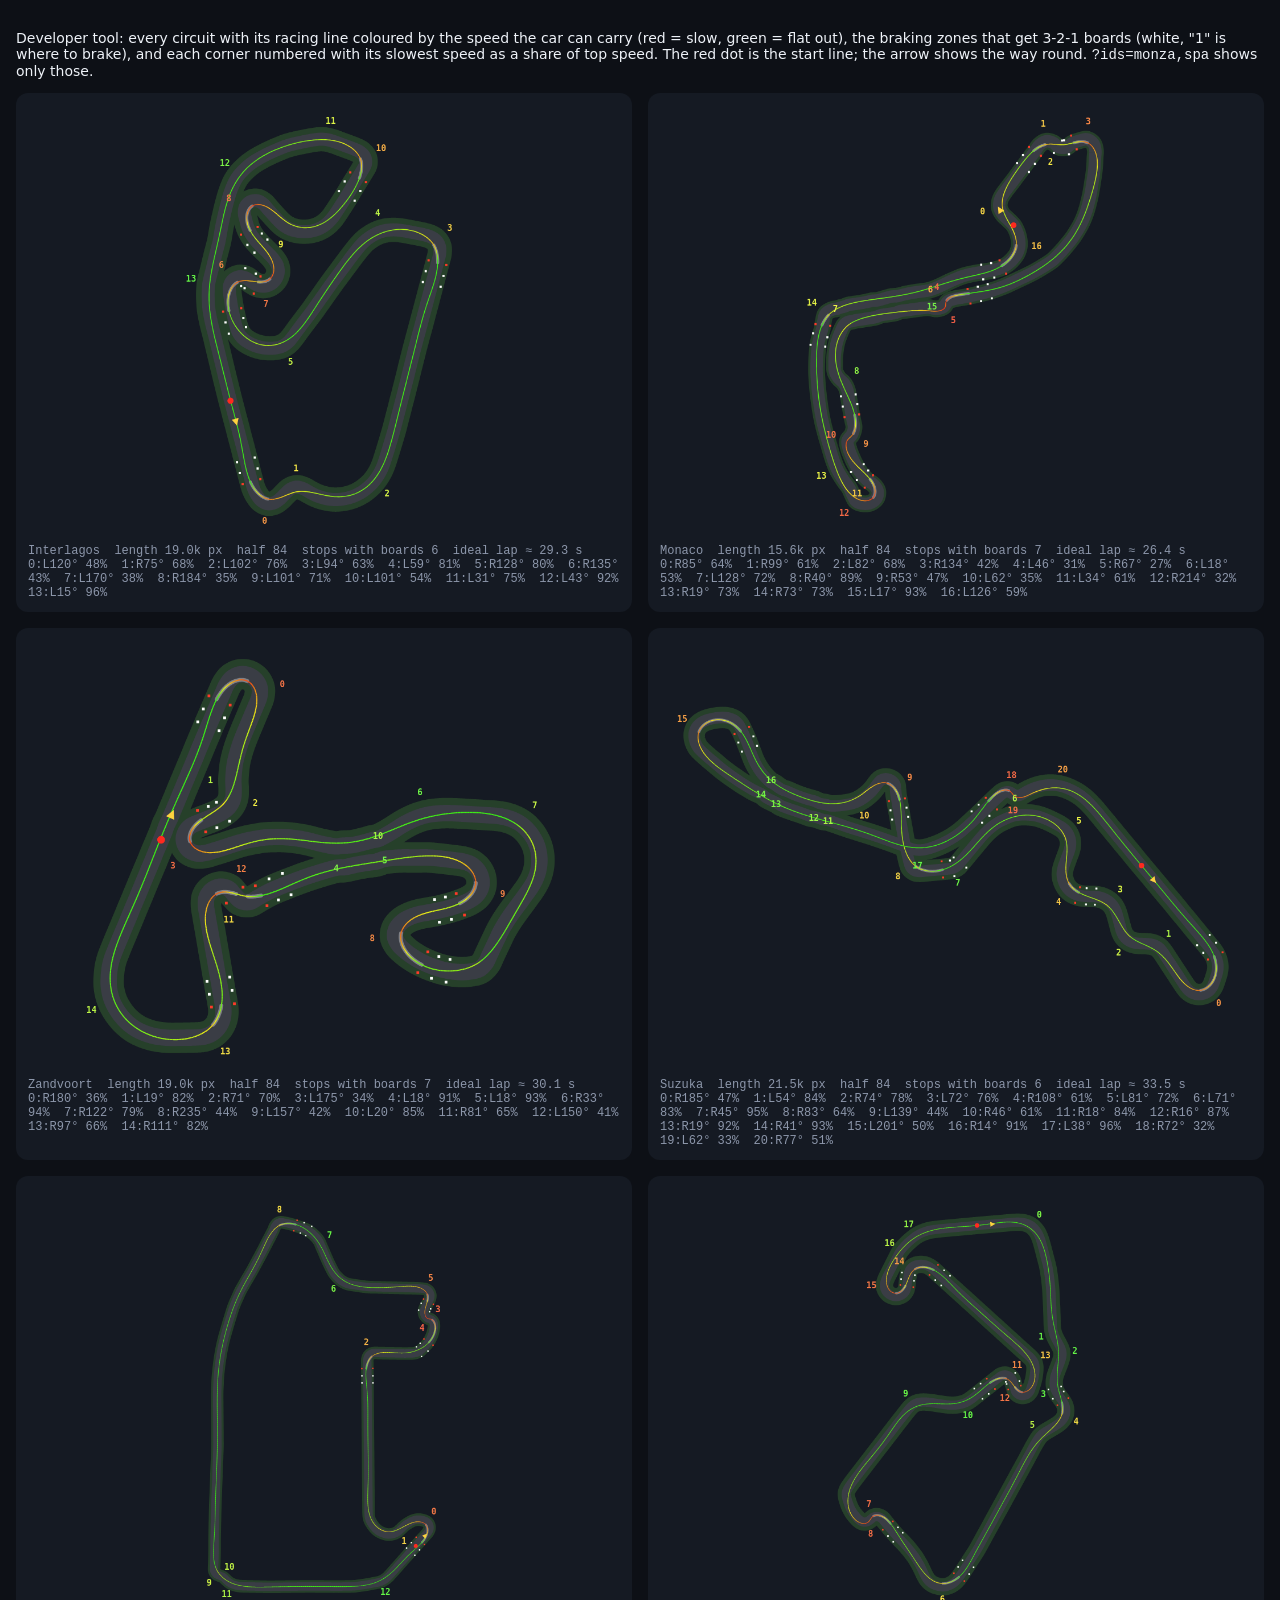
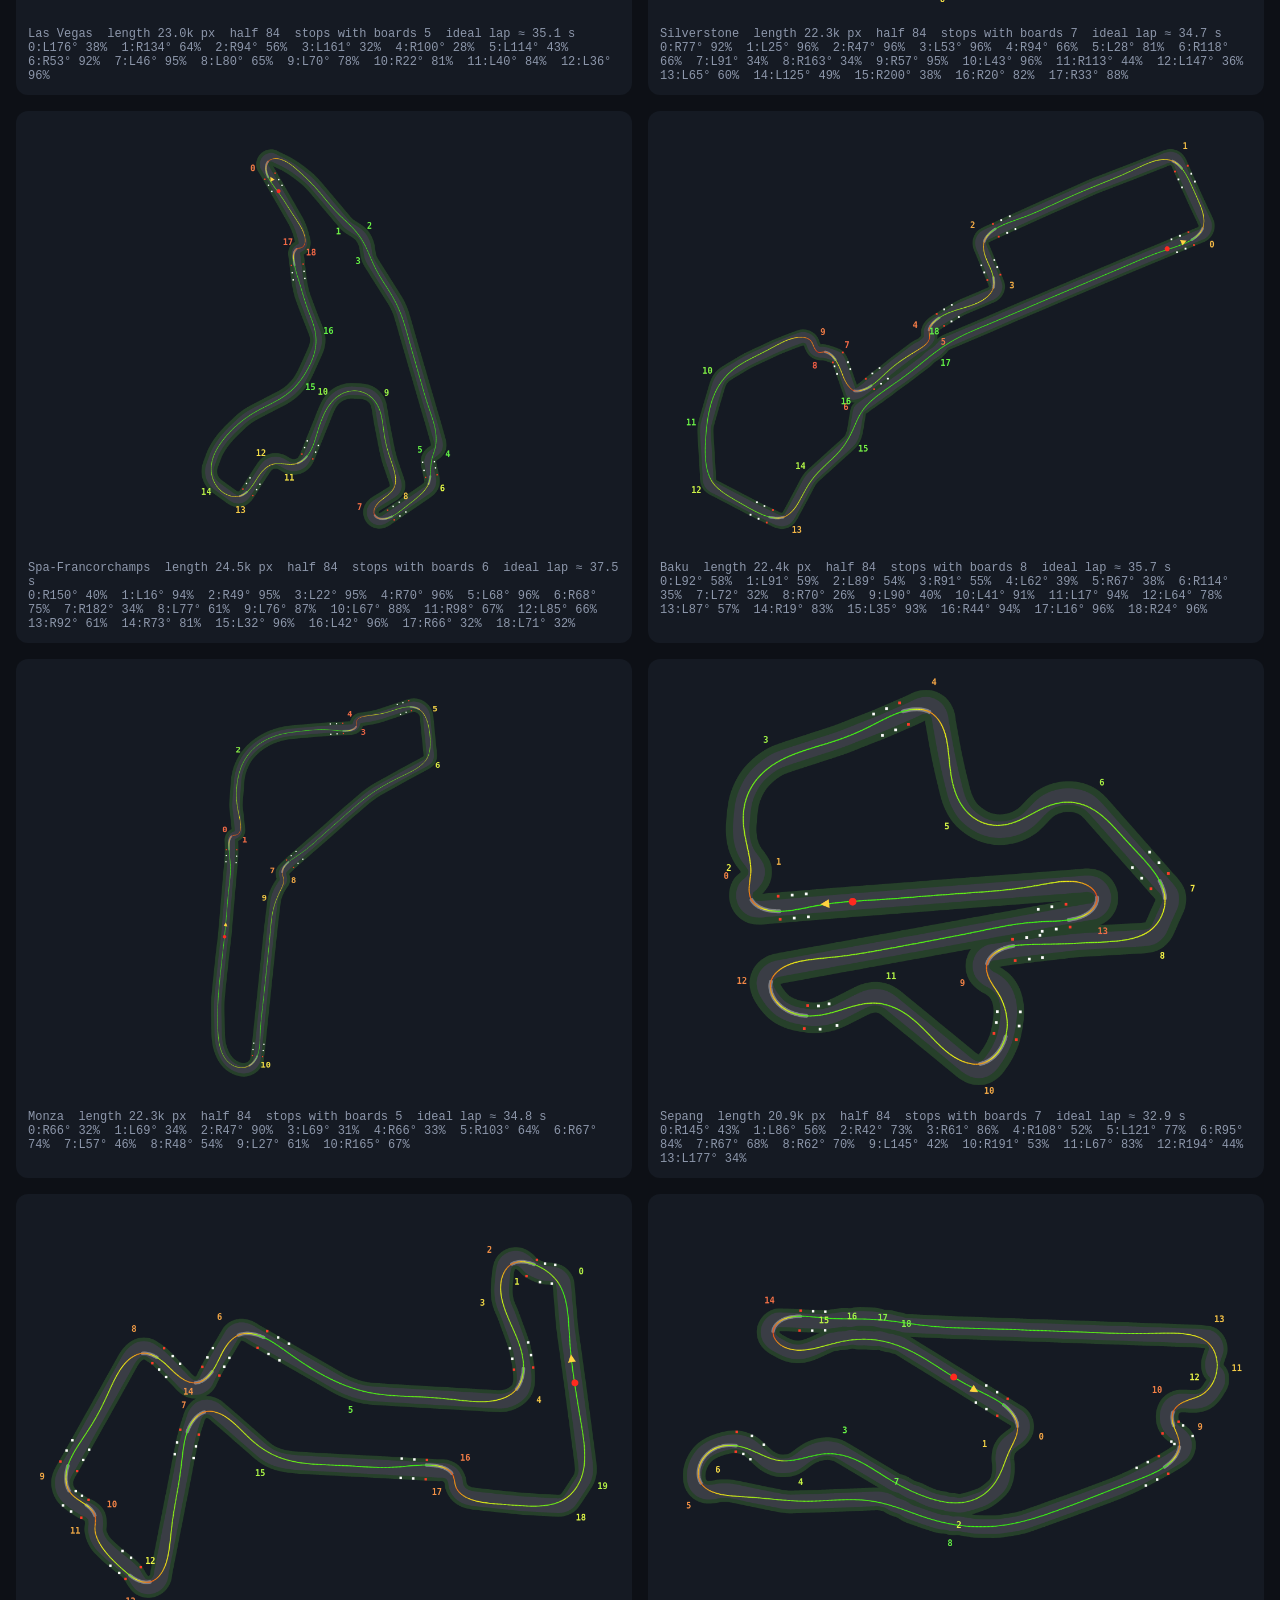
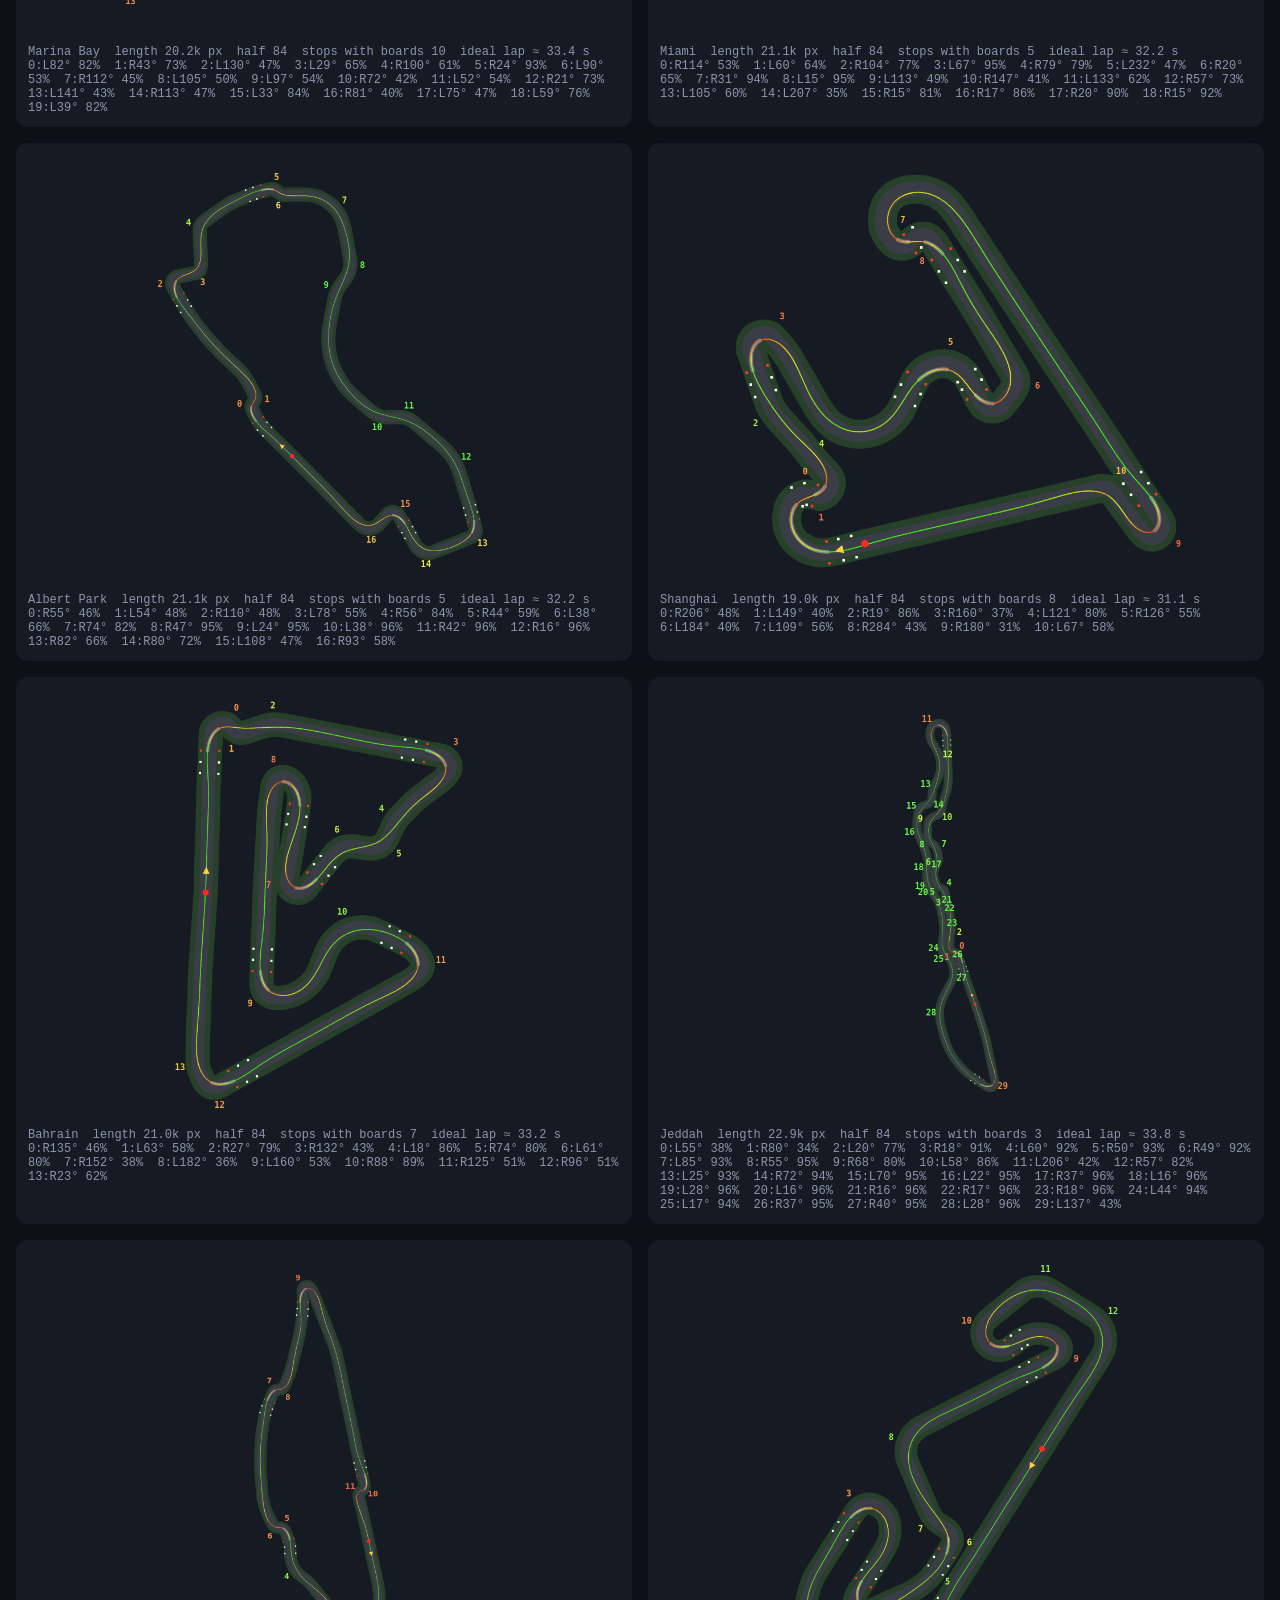
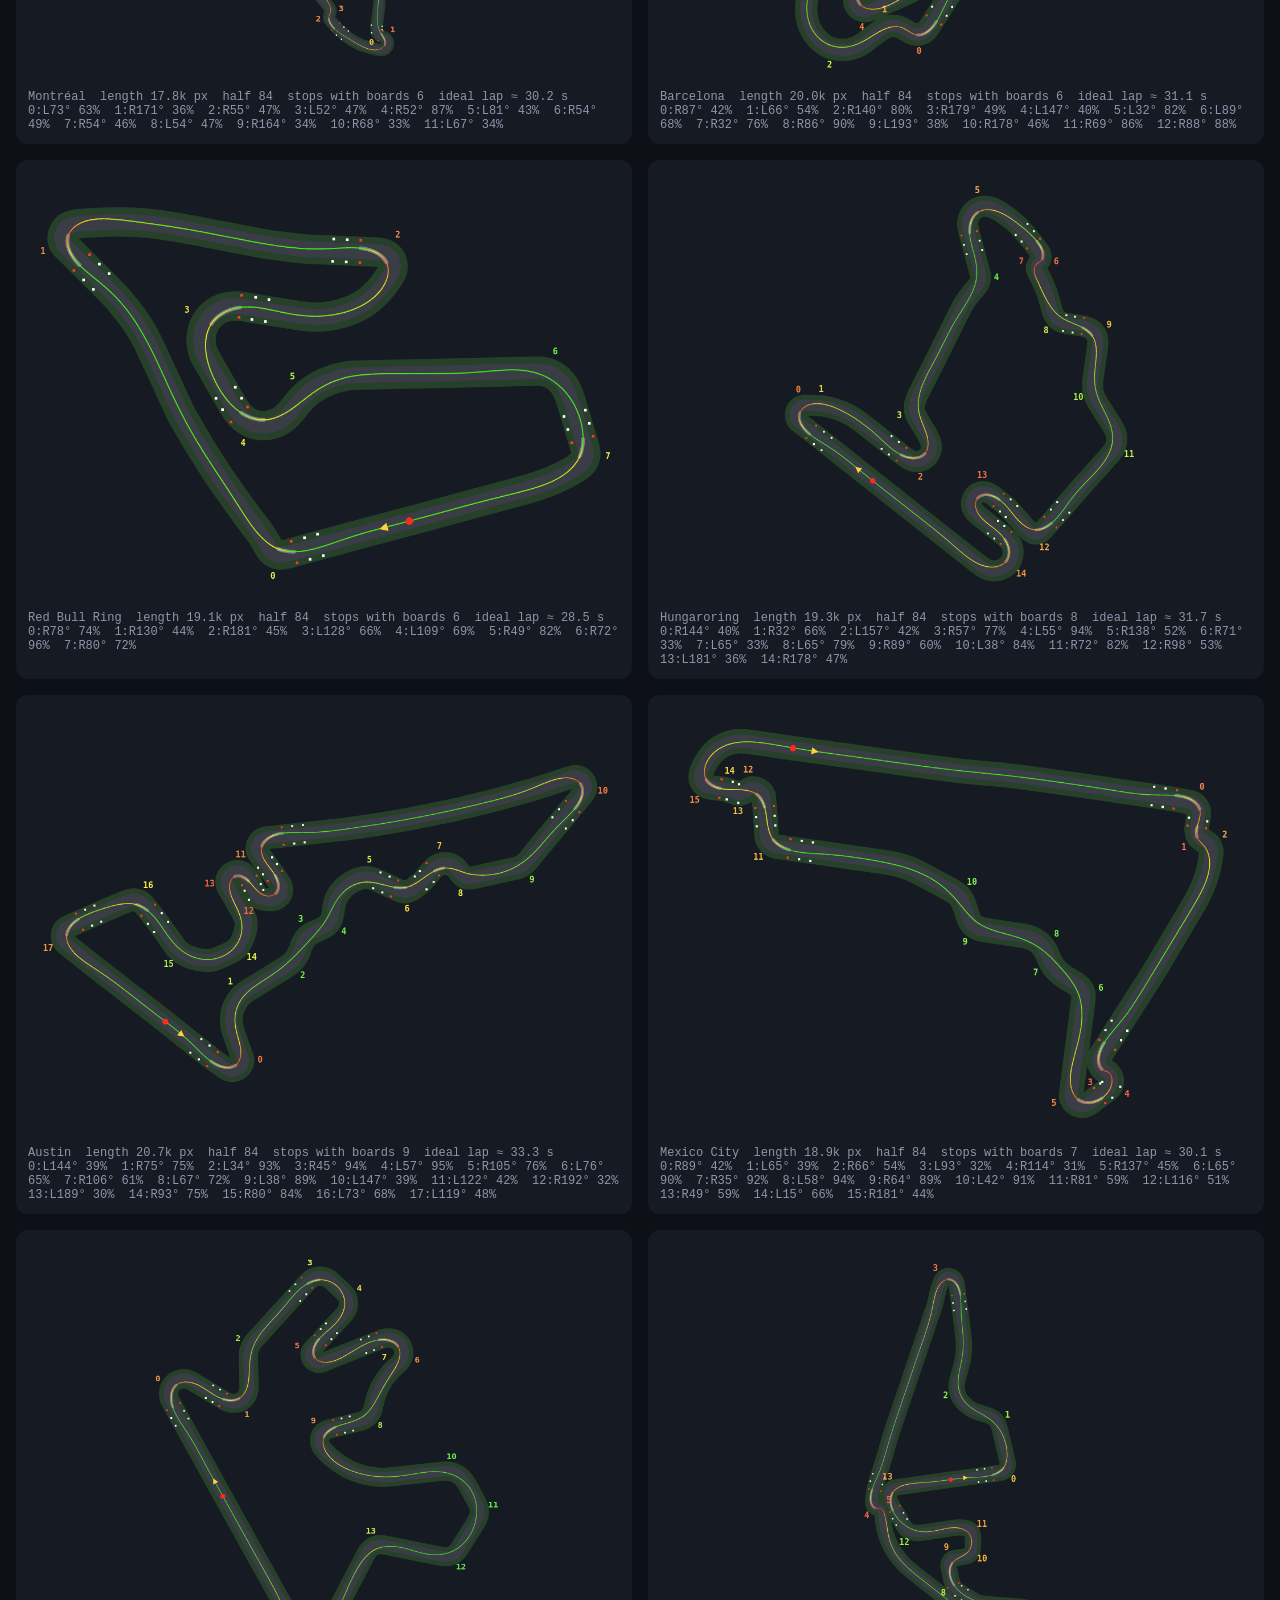
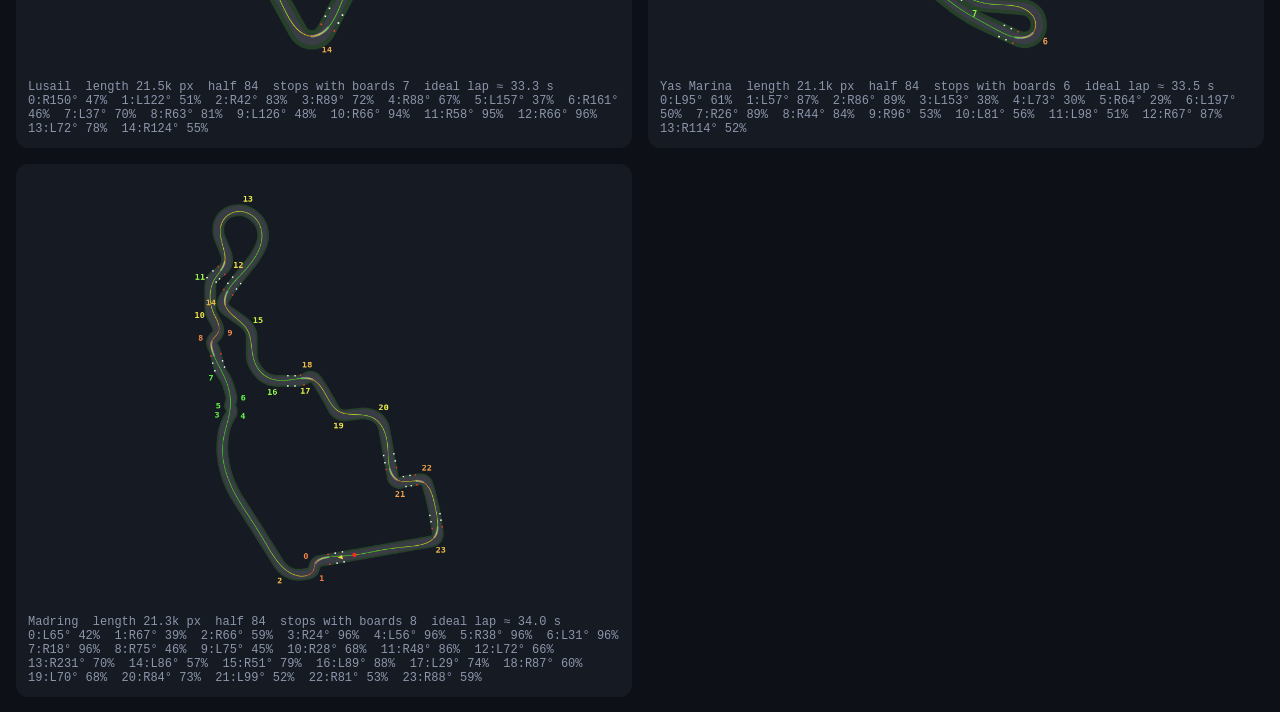
<file: tools/track-preview.html>
<!doctype html>
<html lang="en">
<head>
<meta charset="utf-8">
<meta name="viewport" content="width=device-width, initial-scale=1">
<title>Track Preview</title>
<style>
  :root { --bg: #0d1016; --fg: #eef2f8; --muted: #8d97ab; color-scheme: dark; }
  body { margin: 0; background: var(--bg); color: var(--fg); font: 14px system-ui, sans-serif; padding: 16px; }
  .grid { display: grid; grid-template-columns: repeat(auto-fill, minmax(520px, 1fr)); gap: 16px; }
  figure { margin: 0; background: #151a23; border-radius: 12px; padding: 12px; }
  figcaption { color: var(--muted); font: 12px ui-monospace, monospace; margin-top: 6px; white-space: pre-wrap; }
  canvas { width: 100%; height: auto; display: block; }
</style>
</head>
<body>
<p>Developer tool: every circuit with its racing line coloured by the speed the car can carry (red = slow, green = flat out), the braking zones that get 3-2-1 boards (white, "1" is where to brake), and each corner numbered with its slowest speed as a share of top speed. The red dot is the start line; the arrow shows the way round. <code>?ids=monza,spa</code> shows only those.</p>
<div class="grid" id="grid"></div>
<script type="module">
import { Track } from '../js/track.js';
import { ALL_REAL } from '../js/data/tracks.js';
import { PHYS } from '../js/car.js';

// Corners on the centre line: stretches turning the same way.
function corners(t) {
  const n = t.n, c = t.curv, on = new Int8Array(n);
  for (let i = 0; i < n; i++) on[i] = Math.abs(c[i]) > 1 / 1400 ? Math.sign(c[i]) : 0;
  let s0 = 0;
  while (on[s0] !== 0 && s0 < n) s0++;
  const segs = [];
  let cur = null;
  for (let q = 0; q < n; q++) {
    const i = (s0 + q) % n;
    if (!on[i]) continue;
    if (cur && cur.dir === on[i] && q - cur.last <= 10) { cur.end = q; cur.last = q; }
    else { cur = { dir: on[i], start: q, end: q, last: q }; segs.push(cur); }
  }
  const out = [];
  for (const g of segs) {
    let ang = 0, v = Infinity, apex = 0, kmax = 0;
    for (let q = g.start; q <= g.end; q++) {
      const i = (s0 + q) % n;
      ang += c[i] * t.ds;
      if (Math.abs(c[i]) > kmax) { kmax = Math.abs(c[i]); apex = i; }
    }
    if (Math.abs(ang) < (14 * Math.PI) / 180) continue;
    for (let q = g.start - 4; q <= g.end + 4; q++) v = Math.min(v, t.vCorner[((s0 + q) % n + n) % n]);
    out.push({ apex, dir: g.dir, deg: Math.round((Math.abs(ang) * 180) / Math.PI), v: v / PHYS.TOP, at: ((s0 + g.start) % n) / n });
  }
  return out.sort((a, b) => a.at - b.at);
}

const grid = document.getElementById('grid');
const want = new URLSearchParams(location.search).get('ids');
const defs = want ? ALL_REAL.filter((d) => want.split(',').includes(d.id)) : ALL_REAL;
for (const def of defs) {
  const t = new Track(def);
  const cs = corners(t);
  const fig = document.createElement('figure');
  const c = document.createElement('canvas');
  c.width = 1040; c.height = 760;
  fig.appendChild(c);
  const cap = document.createElement('figcaption');
  let lap = 0;
  for (let q = 0; q < t.band.m; q++) {
    const j = (q + 1) % t.band.m;
    lap += Math.hypot(t.band.x[j] - t.band.x[q], t.band.y[j] - t.band.y[q]) / Math.max(60, t.band.v[q]);
  }
  cap.textContent = `${def.name}  length ${(t.length / 1000).toFixed(1)}k px  half ${t.half}  stops with boards ${t.brakeZones.length}  ideal lap ≈ ${lap.toFixed(1)} s\n` +
    cs.map((k, i) => `${i}:${k.dir > 0 ? 'R' : 'L'}${k.deg}° ${Math.round(k.v * 100)}%`).join('  ');
  fig.appendChild(cap);
  grid.appendChild(fig);
  const ctx = c.getContext('2d');
  const b = t.bounds, pad = 60;
  const s = Math.min((c.width - pad * 2) / (b.maxX - b.minX), (c.height - pad * 2) / (b.maxY - b.minY));
  ctx.translate(pad - b.minX * s + ((c.width - pad * 2) - (b.maxX - b.minX) * s) / 2, pad - b.minY * s + ((c.height - pad * 2) - (b.maxY - b.minY) * s) / 2);
  ctx.scale(s, s);
  const g = t.ensureGeo();
  ctx.lineJoin = 'round';
  ctx.strokeStyle = '#26402a'; ctx.lineWidth = t.wallDist * 2; ctx.stroke(g.full);
  ctx.strokeStyle = '#3a3d45'; ctx.lineWidth = t.half * 2; ctx.stroke(g.full);
  // Braking zones under the line.
  ctx.strokeStyle = 'rgba(255,255,255,0.35)';
  ctx.lineWidth = 40;
  ctx.lineCap = 'round';
  for (const z of t.brakeZones) {
    ctx.beginPath();
    for (let i = z.start, first = true; ; i = (i + 1) % t.n) {
      if (first) ctx.moveTo(t.rx[i], t.ry[i]); else ctx.lineTo(t.rx[i], t.ry[i]);
      first = false;
      if (i === z.end) break;
    }
    ctx.stroke();
  }
  ctx.lineCap = 'butt';
  // The band, coloured by speed.
  const B = t.band;
  for (let q = 0; q < B.m; q++) {
    const j = (q + 1) % B.m;
    const f = Math.min(1, B.v[q] / PHYS.TOP);
    ctx.strokeStyle = `hsl(${f * f * 120}, 90%, 52%)`;
    ctx.lineWidth = 12;
    ctx.beginPath(); ctx.moveTo(B.x[q], B.y[q]); ctx.lineTo(B.x[j], B.y[j]); ctx.stroke();
  }
  for (const bd of g.boards) {
    ctx.fillStyle = bd.num === 1 ? '#ff3a2a' : '#fff';
    ctx.fillRect(bd.x - 14, bd.y - 14, 28, 28);
  }
  ctx.fillStyle = '#ff2a1f';
  ctx.beginPath(); ctx.arc(t.px[0], t.py[0], 40, 0, Math.PI * 2); ctx.fill();
  // direction arrow
  const k = 30, ax = t.px[k], ay = t.py[k], an = Math.atan2(t.ty[k], t.tx[k]);
  ctx.save(); ctx.translate(ax, ay); ctx.rotate(an);
  ctx.fillStyle = '#ffd23f'; ctx.beginPath(); ctx.moveTo(90, 0); ctx.lineTo(0, -45); ctx.lineTo(0, 45); ctx.closePath(); ctx.fill();
  ctx.restore();
  // corner numbers on the outside
  ctx.font = `bold ${15 / s}px ui-monospace, monospace`;
  ctx.textAlign = 'center'; ctx.textBaseline = 'middle';
  cs.forEach((k2, i) => {
    const a = k2.apex, side = -k2.dir, off = t.half + 150;
    const x = t.px[a] + t.nx[a] * side * off, y = t.py[a] + t.ny[a] * side * off;
    ctx.fillStyle = `hsl(${k2.v * k2.v * 120}, 90%, 62%)`;
    ctx.fillText(`${i}`, x, y);
  });
}
</script>
</body>
</html>
</file>
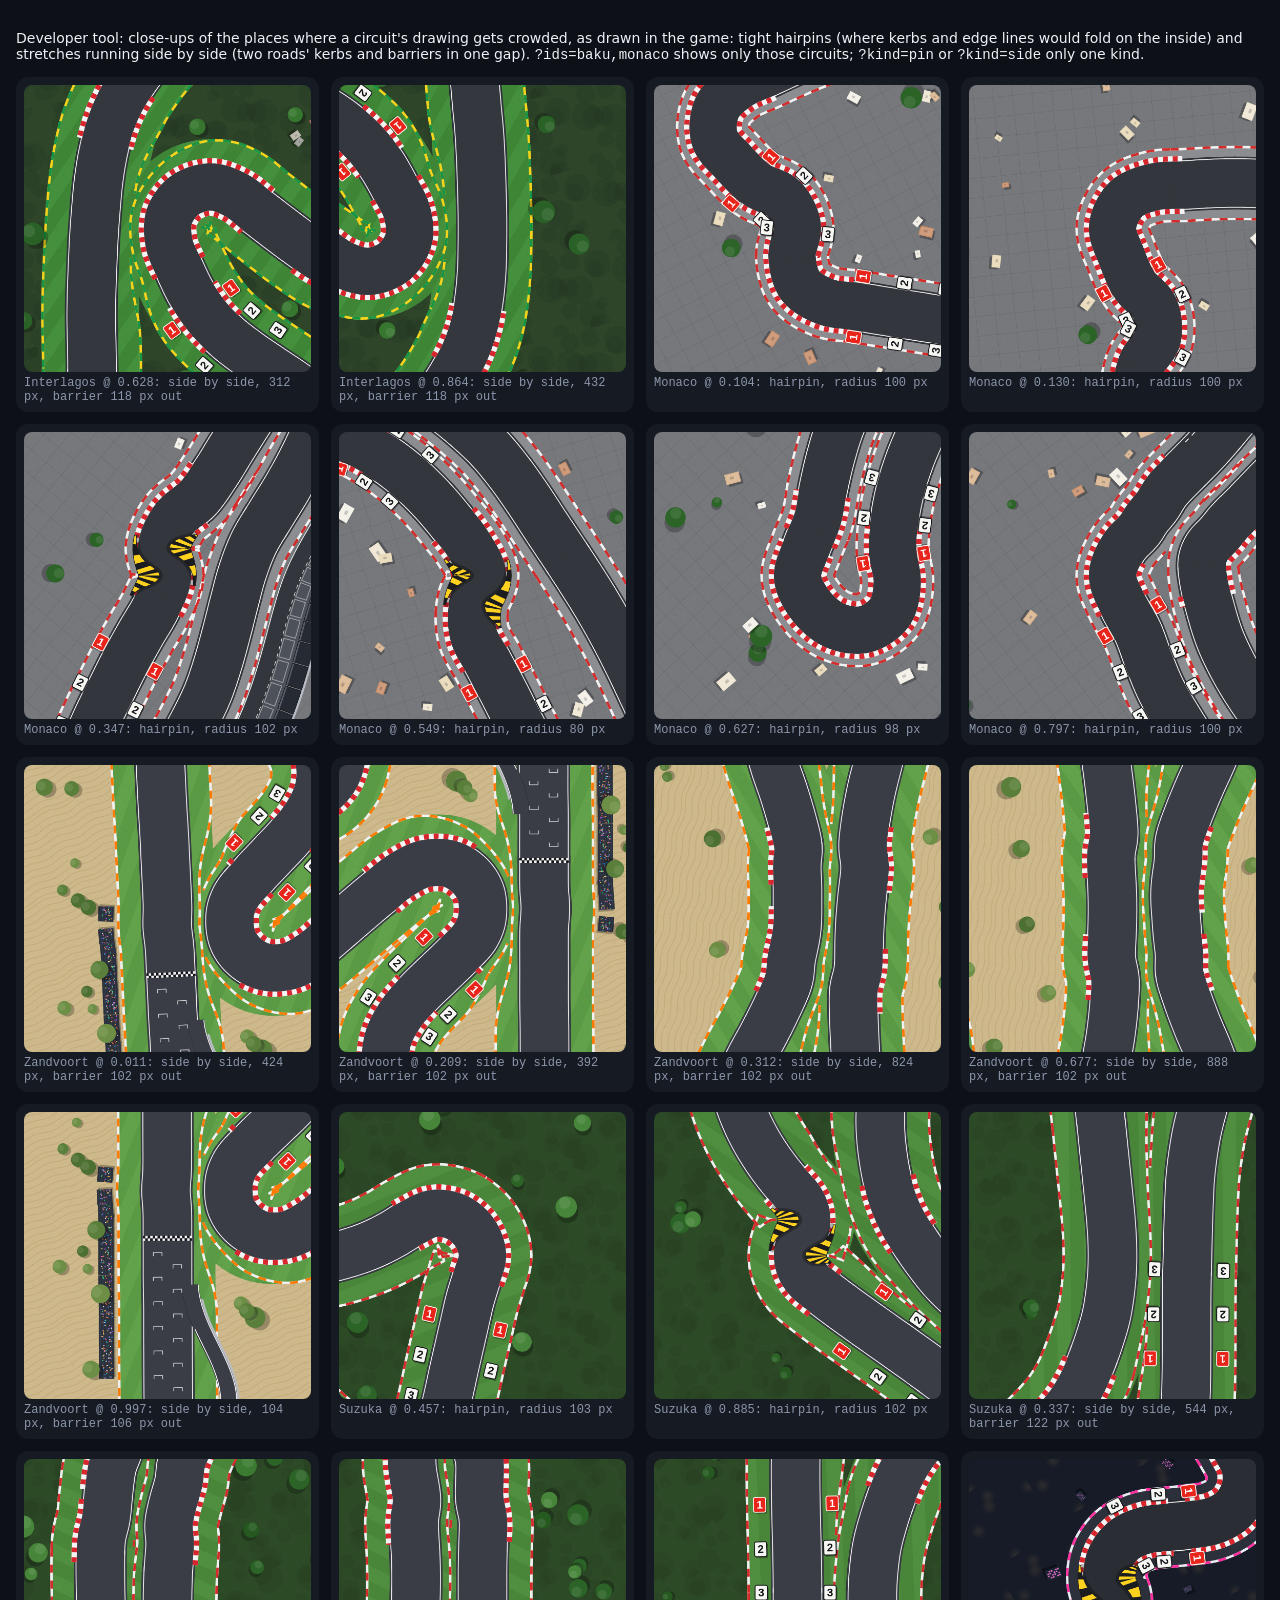
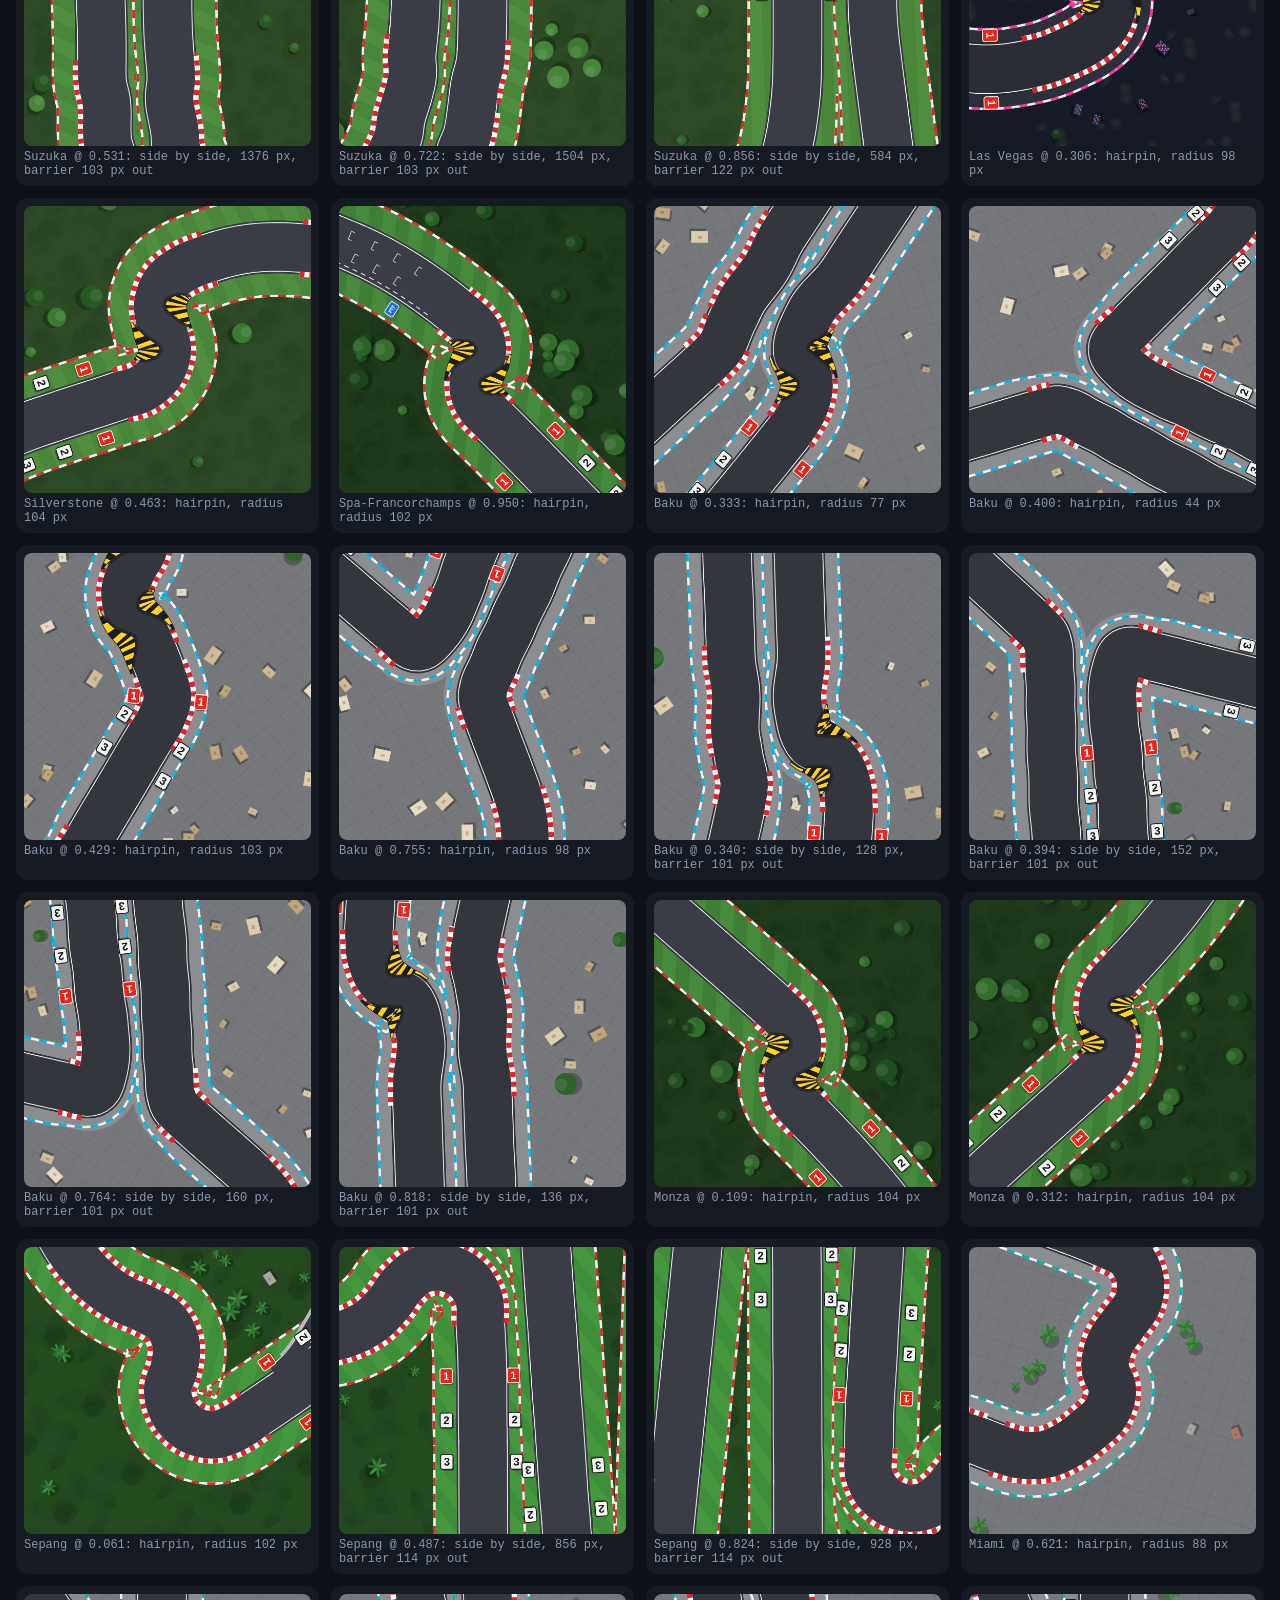
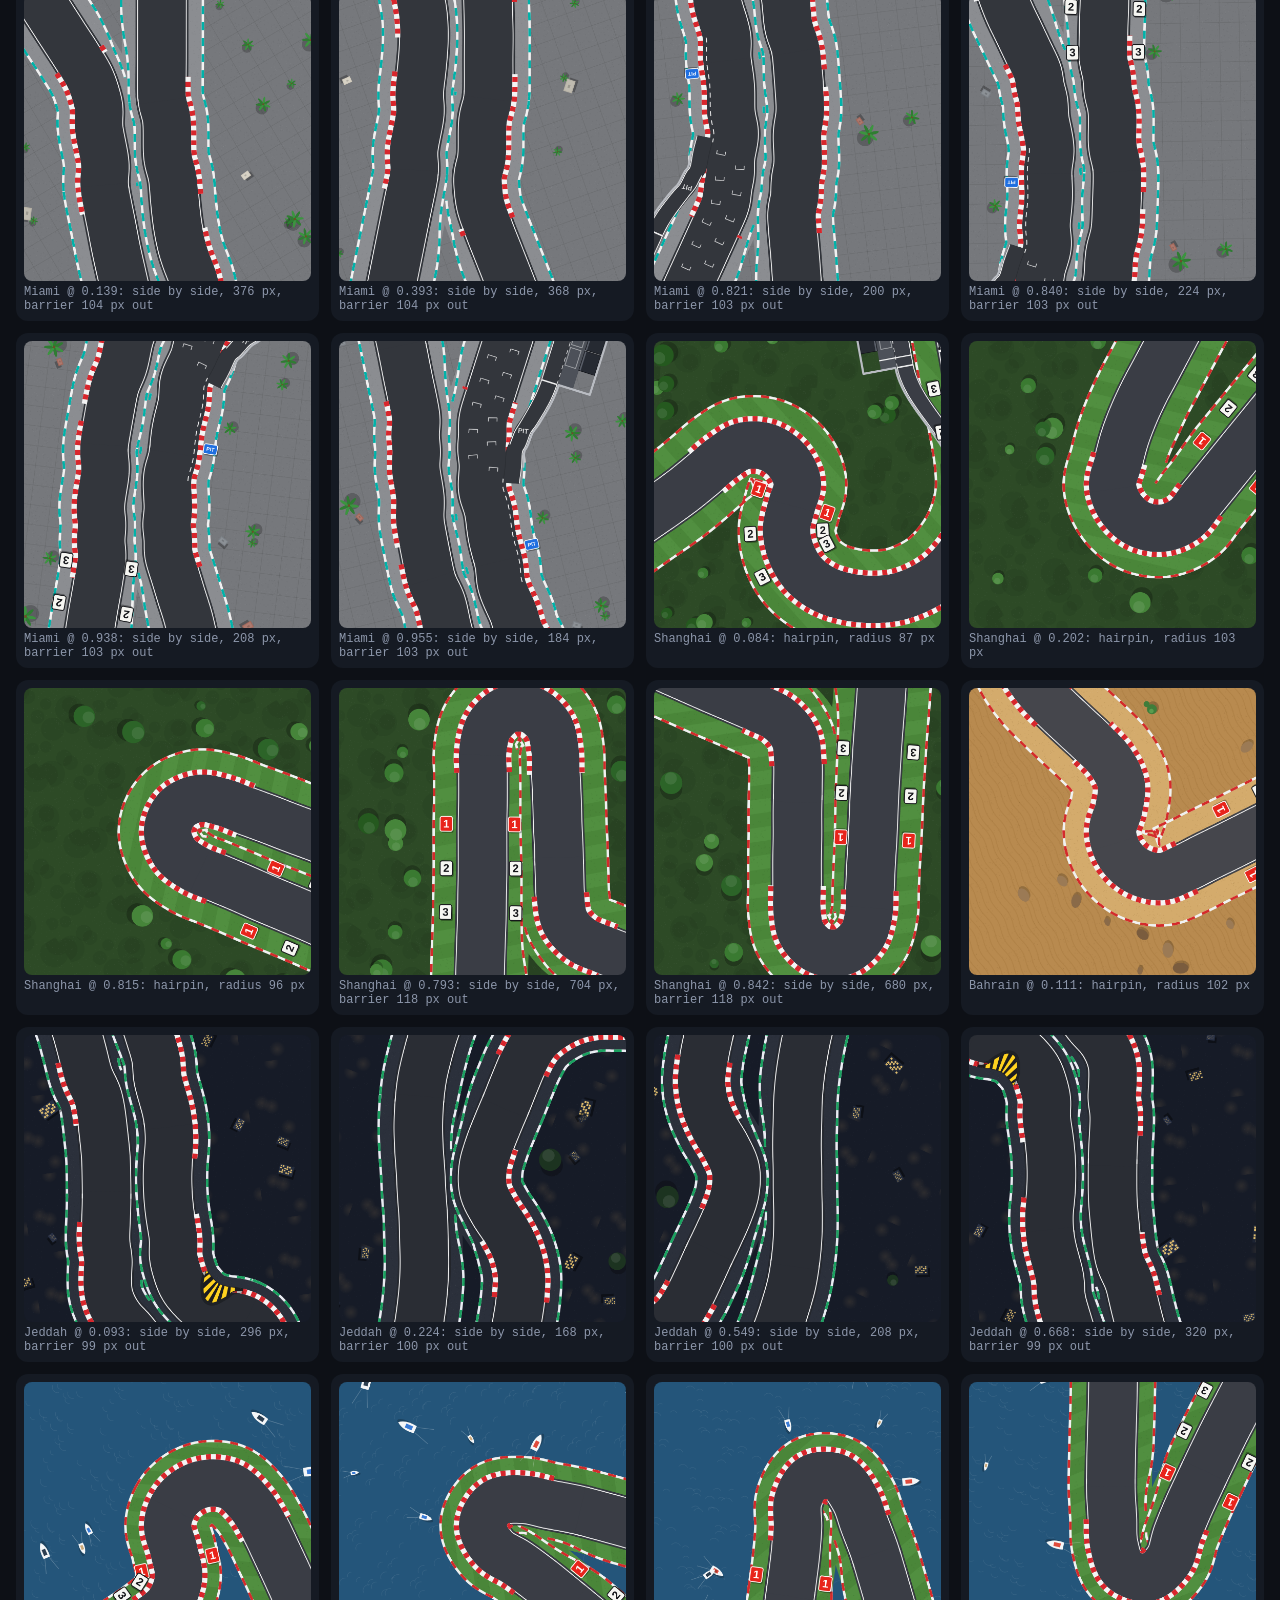
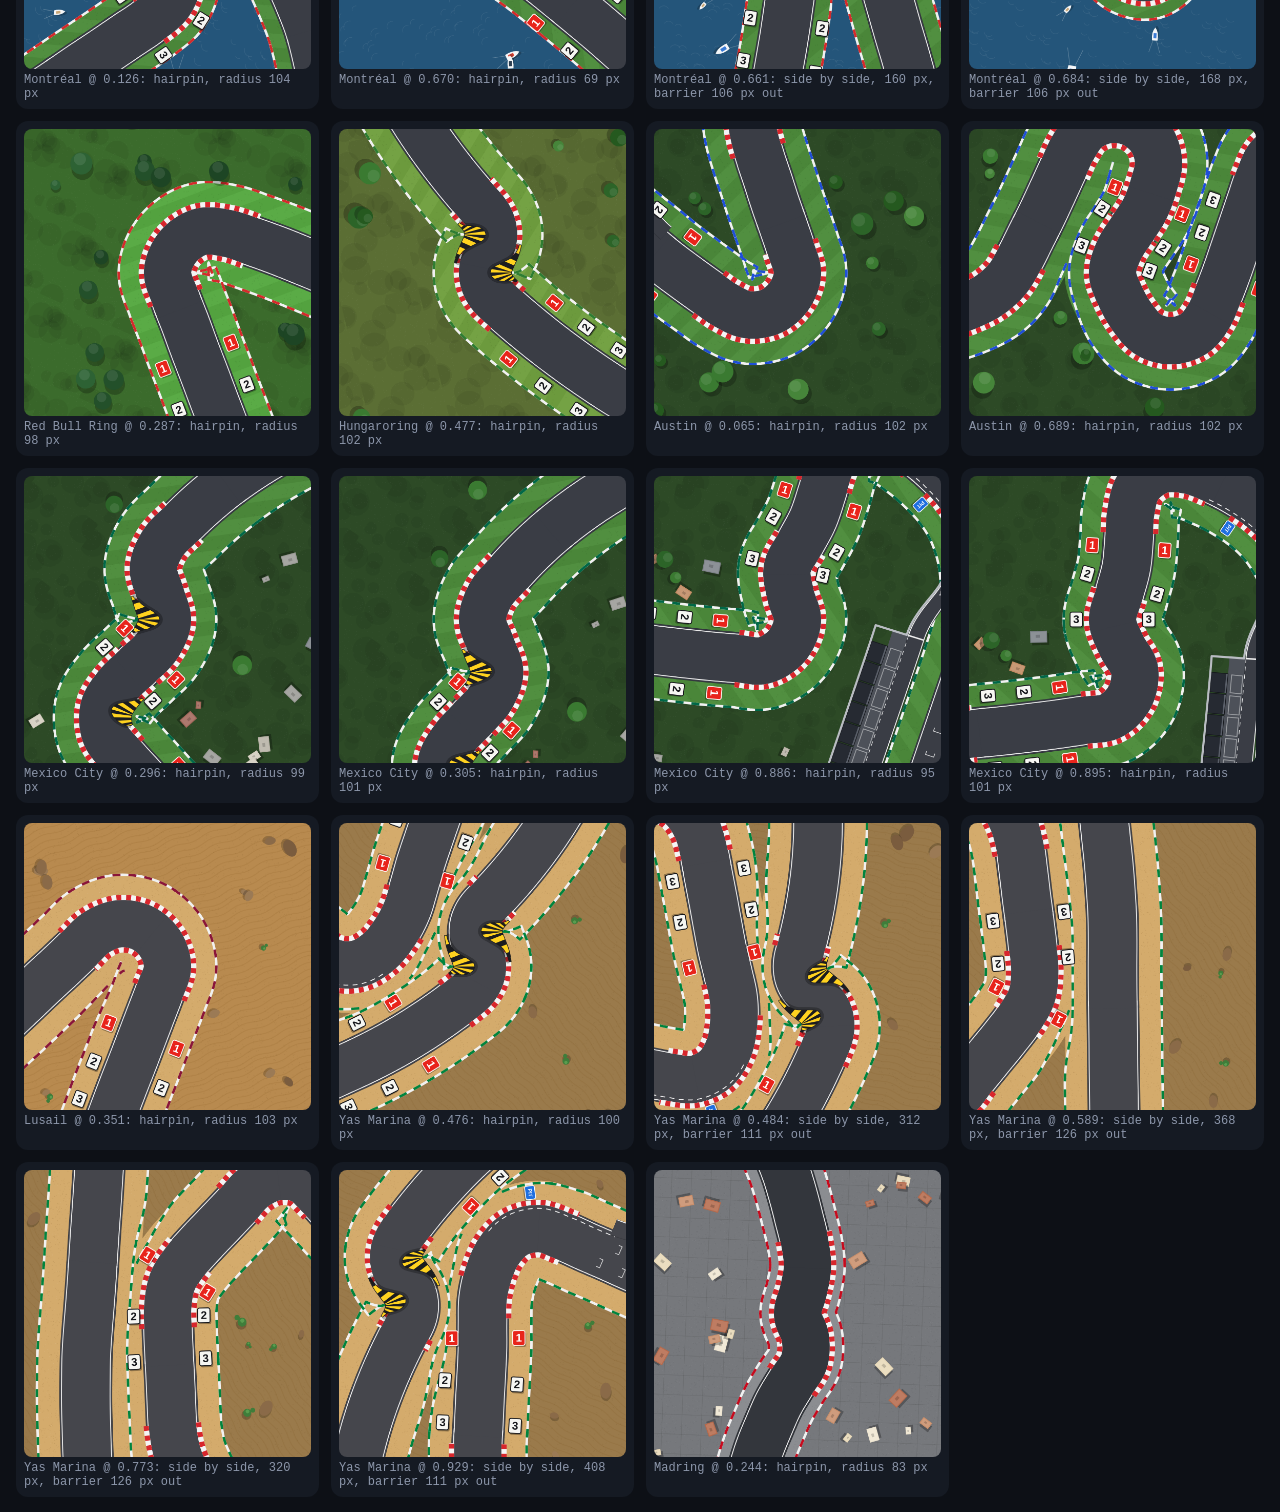
<file: tools/trouble.html>
<!doctype html>
<html lang="en">
<head>
<meta charset="utf-8">
<meta name="viewport" content="width=device-width, initial-scale=1">
<title>Trouble spots</title>
<style>
  :root { --bg: #0d1016; --fg: #eef2f8; --muted: #8d97ab; color-scheme: dark; }
  body { margin: 0; background: var(--bg); color: var(--fg); font: 14px system-ui, sans-serif; padding: 16px; }
  .grid { display: grid; grid-template-columns: repeat(auto-fill, minmax(300px, 1fr)); gap: 12px; }
  figure { margin: 0; background: #151a23; border-radius: 12px; padding: 8px; }
  figcaption { color: var(--muted); font: 12px ui-monospace, monospace; margin-top: 4px; }
  canvas { width: 100%; height: auto; display: block; border-radius: 8px; }
</style>
</head>
<body>
<p>Developer tool: close-ups of the places where a circuit's drawing gets crowded, as drawn in the game: tight hairpins (where kerbs and edge lines would fold on the inside) and stretches running side by side (two roads' kerbs and barriers in one gap). <code>?ids=baku,monaco</code> shows only those circuits; <code>?kind=pin</code> or <code>?kind=side</code> only one kind.</p>
<div class="grid" id="grid"></div>
<script type="module">
import { Track } from '../js/track.js';
import { ALL_REAL } from '../js/data/tracks.js';
const q = new URLSearchParams(location.search);
const want = q.get('ids');
const kind = q.get('kind');
const grid = document.getElementById('grid');
const defs = ALL_REAL.filter((d) => !want || want.split(',').includes(d.id));

// The spots: hairpins tighter than the kerb's outer edge, and runs where a
// barrier was pulled in by another stretch (fenceL/R: before sausage kerbs).
function spots(t) {
  const n = t.n;
  const out = [];
  if (kind !== 'side') {
    for (let i = 0; i < n; i++) {
      const c = Math.abs(t.curv[i]);
      if (c * (t.half + 10) < 0.9) continue;
      if (c < Math.abs(t.curv[(i - 1 + n) % n]) || c < Math.abs(t.curv[(i + 1) % n])) continue;
      if (out.length && i - out[out.length - 1].i < 20) continue;
      out.push({ i, label: `hairpin, radius ${Math.round(1 / c)} px` });
    }
  }
  if (kind !== 'pin') {
    let cur = null;
    const flush = () => {
      if (cur && cur.b - cur.a > 6) out.push({ i: Math.round((cur.a + cur.b) / 2), label: `side by side, ${Math.round((cur.b - cur.a) * t.ds)} px, barrier ${Math.round(cur.min)} px out` });
      cur = null;
    };
    for (let i = 0; i < n; i++) {
      const m = Math.min(t.fenceL[i], t.fenceR[i]);
      if (m < t.wallDist - 25) {
        if (!cur) cur = { a: i, b: i, min: m };
        cur.b = i;
        cur.min = Math.min(cur.min, m);
      } else flush();
    }
    flush();
  }
  return out;
}

for (const def of defs) {
  const t = new Track(def);
  for (const s of spots(t)) {
    const fig = document.createElement('figure');
    const cv = document.createElement('canvas');
    cv.width = 560;
    cv.height = 560;
    fig.appendChild(cv);
    const cap = document.createElement('figcaption');
    cap.textContent = `${def.name} @ ${(s.i / t.n).toFixed(3)}: ${s.label}`;
    fig.appendChild(cap);
    grid.appendChild(fig);
    const ctx = cv.getContext('2d');
    const ang = Math.atan2(t.ty[s.i], t.tx[s.i]);
    const zoom = 0.6;
    ctx.translate(cv.width / 2, cv.height / 2);
    ctx.scale(zoom, zoom);
    ctx.rotate(-ang - Math.PI / 2);
    ctx.translate(-t.px[s.i], -t.py[s.i]);
    const R = cv.width / zoom;
    const view = { minX: t.px[s.i] - R, maxX: t.px[s.i] + R, minY: t.py[s.i] - R, maxY: t.py[s.i] + R };
    t.drawGround(ctx, view);
    t.drawSurface(ctx, view, true);
    t.drawDecor(ctx, view);
  }
}
</script>
</body>
</html>
</file>
<file: css/style.css>
/* Layout: a pit-wall timing monitor floating over a live race. Left rail on
   wide screens, bottom sheet on phones; pause and results are centred modals. */
:root {
  --build: "42"; /* must match BUILD in js/main.js */
  --asphalt: #0d1016;
  --panel: rgba(13, 16, 23, 0.9);
  --panel-solid: #131822;
  --raise: #1a2030;
  --line: #273041;
  --text: #eef2f8;
  --muted: #8d97ab;
  --lights: #ff2a1f; /* start-light red */
  --purple: #b65cff; /* fastest lap */
  --green: #31d67b; /* personal best */
  --yellow: #ffd23f;
  --kerb: #f5f5f5;
  --t1: #4fc3ff;
  --t2: #ffb020;
  --t3: #c45cff;
  --font-display: "Saira Condensed", "Arial Narrow", system-ui, sans-serif;
  --font-ui: "Titillium Web", system-ui, -apple-system, "Segoe UI", sans-serif;
  --font-data: "JetBrains Mono", ui-monospace, "SF Mono", Menlo, monospace;
  color-scheme: dark;
}

html,
body {
  height: 100%;
  margin: 0;
  background: var(--asphalt);
  color: var(--text);
  overflow: hidden;
  overscroll-behavior: none;
}

body {
  font-family: var(--font-ui);
  font-size: 15px;
  line-height: 1.45;
  -webkit-font-smoothing: antialiased;
  touch-action: none;
  -webkit-user-select: none;
  user-select: none;
  -webkit-touch-callout: none;
  -webkit-tap-highlight-color: transparent;
}

#game {
  position: fixed;
  inset: 0;
  display: block;
  background: var(--asphalt);
}

#insets {
  position: fixed;
  visibility: hidden;
  pointer-events: none;
  padding: env(safe-area-inset-top, 0px) env(safe-area-inset-right, 0px) env(safe-area-inset-bottom, 0px) env(safe-area-inset-left, 0px);
}

[hidden] {
  display: none !important;
}

button {
  font: inherit;
  color: inherit;
  cursor: pointer;
}

button:focus-visible {
  outline: 2px solid var(--yellow);
  outline-offset: 2px;
}

/* ---------- touch controls ---------- */

.touch {
  position: fixed;
  inset: 0;
  z-index: 5;
  touch-action: none;
}

/* Buttons: ‹ › under one thumb, GAS above BRAKE under the other, like the
   arrow keys on a computer. A thumb can rock from one button to its
   neighbour without lifting (handled in input.js). */
.tbtns {
  display: flex;
  position: absolute;
  bottom: calc(env(safe-area-inset-bottom, 0px) + 16px);
  gap: 12px;
  pointer-events: none;
}

.steer-btns {
  left: max(14px, calc(env(safe-area-inset-left, 0px) + 12px));
}

.pedal-btns {
  right: max(14px, calc(env(safe-area-inset-right, 0px) + 12px));
  flex-direction: column; /* GAS on top, BRAKE below, like the pedal */
  gap: 10px;
}

.tbtn {
  display: grid;
  place-items: center;
  box-sizing: border-box;
  border-radius: 24px;
  border: 2px solid rgba(255, 255, 255, 0.2);
  background: rgba(10, 13, 19, 0.42);
  color: rgba(255, 255, 255, 0.85);
  /* no backdrop blur: over a moving game it costs the phone every frame */
  transition: background 60ms, border-color 60ms, transform 60ms;
  -webkit-user-select: none;
  user-select: none;
  -webkit-touch-callout: none;
}

/* The labels are drawn, not text, so a long press can't bring up the
   iPhone's text magnifier (which would take over the touch). */
.tbtn::before {
  content: attr(data-label);
  pointer-events: none;
}

.steer-btns .tbtn {
  width: 92px;
  height: 92px;
  font: 700 46px/1 var(--font-ui);
  padding-bottom: 6px;
}

.pedal-btns .tbtn {
  width: 104px;
  height: 84px;
  font: 800 15px/1 var(--font-display);
  letter-spacing: 0.08em;
}

.tbtn.brake {
  background: rgba(255, 90, 79, 0.18);
}

.tbtn.gas {
  background: rgba(49, 214, 123, 0.17);
}

.steer-btns .tbtn.on {
  background: rgba(255, 210, 63, 0.42);
  border-color: rgba(255, 220, 110, 0.95);
  transform: scale(0.96);
}

.tbtn.brake.on {
  background: rgba(255, 90, 79, 0.58);
  border-color: rgba(255, 120, 110, 0.95);
  transform: scale(0.96);
}

.tbtn.gas.on {
  background: rgba(49, 214, 123, 0.52);
  border-color: rgba(90, 235, 150, 0.95);
  transform: scale(0.96);
}

@media (min-height: 501px) {
  .steer-btns .tbtn {
    width: 100px;
    height: 100px;
  }
  .pedal-btns .tbtn {
    width: 110px;
    height: 100px;
  }
}

/* Swapped sides: steering under the right thumb, gas and brake under the
   left (and the pause button moves over with the pedal). */
.touch.swap .steer-btns {
  left: auto;
  right: max(14px, calc(env(safe-area-inset-right, 0px) + 12px));
}

.touch.swap .pedal-btns {
  right: auto;
  left: max(14px, calc(env(safe-area-inset-left, 0px) + 12px));
}

html.swap-controls .pause-btn {
  right: auto;
  left: max(12px, calc(env(safe-area-inset-left, 0px) + 12px));
}

/* Phones play sideways: held upright, this covers everything. */
.rotate {
  display: none;
  position: fixed;
  inset: 0;
  z-index: 40;
  background: var(--asphalt);
  color: var(--text);
  align-items: center;
  justify-content: center;
  text-align: center;
  padding: 24px;
}

@media (orientation: portrait) and (max-width: 600px) and (pointer: coarse) {
  .rotate {
    display: flex;
  }
}

.rotate-card {
  display: flex;
  flex-direction: column;
  align-items: center;
  gap: 10px;
}

.rotate-card b {
  font: 900 italic 30px/1.1 var(--font-display);
  text-transform: uppercase;
}

.rotate-card span {
  font: 500 15px var(--font-ui);
  color: var(--muted);
}

.rotate-phone {
  width: 46px;
  height: 80px;
  margin-bottom: 18px;
  border: 4px solid var(--text);
  border-radius: 11px;
  box-sizing: border-box;
  animation: rotate-hint 2.4s ease-in-out infinite;
}

@keyframes rotate-hint {
  0%,
  20% {
    transform: rotate(0deg);
  }
  50%,
  80% {
    transform: rotate(-90deg);
  }
  100% {
    transform: rotate(0deg);
  }
}

@media (prefers-reduced-motion: reduce) {
  .rotate-phone {
    animation: none;
    transform: rotate(-90deg);
  }
}

.pause-btn {
  position: fixed;
  z-index: 6;
  top: calc(env(safe-area-inset-top, 0px) + 10px);
  right: max(12px, calc(env(safe-area-inset-right, 0px) + 12px));
  width: 44px;
  height: 44px;
  border-radius: 12px;
  border: 0;
  background: rgba(11, 14, 20, 0.76);
  display: grid;
  place-items: center;
}

.pause-btn i {
  display: block;
  width: 14px;
  height: 16px;
  border-left: 4px solid var(--text);
  border-right: 4px solid var(--text);
  box-sizing: border-box;
}

/* ---------- screens ---------- */

#ui {
  position: fixed;
  inset: 0;
  z-index: 10;
  pointer-events: none;
}

.screen {
  position: absolute;
  inset: 0;
  display: flex;
}

.sheet {
  pointer-events: auto;
  touch-action: pan-y;
  -webkit-user-select: none;
  width: min(400px, 45vw);
  min-width: 320px;
  height: 100%;
  box-sizing: border-box;
  overflow-y: auto;
  overscroll-behavior: contain;
  display: flex;
  flex-direction: column;
  gap: 22px;
  padding-block: max(28px, calc(env(safe-area-inset-top, 0px) + 16px)) max(28px, calc(env(safe-area-inset-bottom, 0px) + 16px));
  padding-left: max(24px, calc(env(safe-area-inset-left, 0px) + 16px));
  padding-right: 24px;
  background: linear-gradient(90deg, var(--panel) 0%, var(--panel) 86%, rgba(13, 16, 23, 0.55) 100%);
  border-right: 1px solid var(--line);
}

@media (max-width: 640px) {
  .screen.rail {
    align-items: flex-end;
  }
  .sheet {
    width: 100%;
    min-width: 0;
    height: auto;
    max-height: 80%;
    border-right: 0;
    border-top: 1px solid var(--line);
    border-radius: 20px 20px 0 0;
    background: var(--panel);
    gap: 18px;
    padding-block: 20px max(20px, calc(env(safe-area-inset-bottom, 0px) + 12px));
    padding-left: max(16px, env(safe-area-inset-left, 0px));
    padding-right: max(16px, env(safe-area-inset-right, 0px));
  }
}

@media (max-height: 520px) and (min-width: 641px) {
  .sheet {
    gap: 14px;
    padding-block: max(14px, env(safe-area-inset-top, 0px)) max(14px, env(safe-area-inset-bottom, 0px));
  }
}

/* ---------- brand ---------- */

.brand {
  display: flex;
  flex-direction: column;
  gap: 6px;
}

.gantry {
  display: flex;
  gap: 8px;
  padding: 7px 10px;
  width: max-content;
  background: #1c2029;
  border-radius: 8px;
  box-shadow: inset 0 -3px 0 #0b0d12;
}

.gantry i {
  width: 16px;
  height: 16px;
  border-radius: 50%;
  background: #0b0c10;
  animation-duration: 5s;
  animation-iteration-count: infinite;
}

/* Lights come on one by one, then all go out together. */
.gantry i:nth-child(1) { animation-name: light1; }
.gantry i:nth-child(2) { animation-name: light2; }
.gantry i:nth-child(3) { animation-name: light3; }
.gantry i:nth-child(4) { animation-name: light4; }
.gantry i:nth-child(5) { animation-name: light5; }

@keyframes light1 { 0%, 10% { background: #0b0c10; box-shadow: none; } 10.01%, 72% { background: var(--lights); box-shadow: 0 0 12px rgba(255, 42, 31, 0.7); } 72.01%, 100% { background: #0b0c10; box-shadow: none; } }
@keyframes light2 { 0%, 22% { background: #0b0c10; box-shadow: none; } 22.01%, 72% { background: var(--lights); box-shadow: 0 0 12px rgba(255, 42, 31, 0.7); } 72.01%, 100% { background: #0b0c10; box-shadow: none; } }
@keyframes light3 { 0%, 34% { background: #0b0c10; box-shadow: none; } 34.01%, 72% { background: var(--lights); box-shadow: 0 0 12px rgba(255, 42, 31, 0.7); } 72.01%, 100% { background: #0b0c10; box-shadow: none; } }
@keyframes light4 { 0%, 46% { background: #0b0c10; box-shadow: none; } 46.01%, 72% { background: var(--lights); box-shadow: 0 0 12px rgba(255, 42, 31, 0.7); } 72.01%, 100% { background: #0b0c10; box-shadow: none; } }
@keyframes light5 { 0%, 58% { background: #0b0c10; box-shadow: none; } 58.01%, 72% { background: var(--lights); box-shadow: 0 0 12px rgba(255, 42, 31, 0.7); } 72.01%, 100% { background: #0b0c10; box-shadow: none; } }

@media (prefers-reduced-motion: reduce) {
  .gantry i {
    animation: none !important;
    background: var(--lights);
  }
}

.logo {
  margin: 4px 0 0;
  font: 900 italic clamp(54px, 9vw, 78px) / 0.84 var(--font-display);
  text-transform: uppercase;
  letter-spacing: -0.01em;
  display: flex;
  flex-direction: column;
}

.logo span:last-child {
  color: transparent;
  -webkit-text-stroke: 2px var(--text);
  padding-left: 0.32em;
}

.tag {
  margin: 0;
  color: var(--muted);
  font-size: 13px;
  letter-spacing: 0.14em;
  text-transform: uppercase;
}

/* ---------- buttons ---------- */

.menu {
  display: flex;
  flex-direction: column;
  gap: 8px;
}

.btn {
  display: flex;
  align-items: baseline;
  justify-content: space-between;
  gap: 12px;
  width: 100%;
  padding: 13px 16px;
  border-radius: 10px;
  border: 1px solid var(--line);
  background: var(--raise);
  text-align: left;
  font: 800 19px/1.1 var(--font-display);
  letter-spacing: 0.05em;
  text-transform: uppercase;
  transition: background 120ms, transform 80ms;
}

.btn small {
  font: 500 12px var(--font-ui);
  letter-spacing: 0.02em;
  text-transform: none;
  color: var(--muted);
}

.btn:hover {
  background: #222a3c;
}

.btn:active {
  transform: translateY(1px);
}

/* Primary action wears a kerb on its leading edge. */
.btn.primary {
  border: 0;
  padding-left: 30px;
  color: #fff;
  background:
    linear-gradient(var(--lights), var(--lights)) 14px 0 / calc(100% - 14px) 100% no-repeat,
    repeating-linear-gradient(180deg, var(--kerb) 0 9px, var(--lights) 9px 18px);
}

.btn.primary small {
  color: rgba(255, 255, 255, 0.78);
}

.btn.primary:hover {
  filter: brightness(1.08);
}

.btn.danger span {
  color: var(--lights);
}

.kbd {
  font-family: var(--font-data) !important;
  font-size: 11px !important;
}

@media (pointer: coarse) {
  .kbd {
    display: none;
  }
}

/* ---------- title ---------- */

.stats {
  margin: 0;
  display: grid;
  grid-template-columns: repeat(3, 1fr);
  gap: 8px;
}

.stats div {
  padding: 8px 10px;
  border-radius: 8px;
  background: rgba(255, 255, 255, 0.04);
}

.stats dt {
  font-size: 11px;
  color: var(--muted);
  letter-spacing: 0.1em;
  text-transform: uppercase;
}

.stats dd {
  margin: 0;
  font: 700 20px var(--font-data);
  font-variant-numeric: tabular-nums;
}

.howto h2 {
  margin: 0 0 8px;
  font: 800 13px var(--font-display);
  letter-spacing: 0.14em;
  text-transform: uppercase;
  color: var(--muted);
}

.howto p {
  margin: 8px 0 0;
  font-size: 13.5px;
  color: #c6ccd8;
  max-width: 62ch;
}

.howto b {
  color: var(--text);
}

.keys {
  display: flex;
  flex-wrap: wrap;
  gap: 6px 14px;
  font-size: 13px;
  color: var(--muted);
}

.keys div {
  display: flex;
  align-items: center;
  gap: 4px;
}

.keys span {
  margin-left: 4px;
}

kbd {
  font: 600 11px var(--font-data);
  min-width: 14px;
  text-align: center;
  padding: 3px 6px;
  border-radius: 5px;
  background: #222838;
  border-bottom: 2px solid #0b0d12;
  color: var(--text);
}

.t1 { color: var(--t1); font-weight: 700; }
.t2 { color: var(--t2); font-weight: 700; }
.t3 { color: var(--t3); font-weight: 700; }

/* ---------- team picker ---------- */

.teams {
  display: grid;
  grid-template-columns: repeat(2, minmax(0, 1fr));
  gap: 8px;
}

.team {
  display: flex;
  align-items: center;
  gap: 10px;
  min-width: 0;
  padding: 8px 10px;
  border-radius: 12px;
  border: 1px solid var(--line);
  background: rgba(255, 255, 255, 0.03);
  text-align: left;
}

.team[aria-selected="true"] {
  border-color: var(--text);
  background: rgba(255, 255, 255, 0.09);
  box-shadow: inset 3px 0 0 var(--team);
}

.team-car {
  flex: none;
  width: 28px;
  height: 56px;
}

.team-info {
  display: flex;
  flex-direction: column;
  gap: 2px;
  min-width: 0;
}

.team-info b {
  font: 800 16px/1.1 var(--font-display);
  letter-spacing: 0.03em;
  text-transform: uppercase;
  white-space: nowrap;
  overflow: hidden;
  text-overflow: ellipsis;
}

.code {
  font: 600 11px var(--font-data);
  color: var(--muted);
}

/* The opening poster (poster.js): over everything but the turn-your-phone card. */
#poster {
  position: fixed;
  inset: 0;
  z-index: 30;
  background: #ff8a2e;
  cursor: pointer;
  transition: opacity 0.4s ease, transform 0.4s ease;
}

#poster.gone {
  opacity: 0;
  transform: scale(1.04);
  pointer-events: none;
}

#poster .poster-art {
  position: absolute;
  inset: 0;
  width: 100%;
  height: 100%;
  display: block;
}

.poster-go {
  position: absolute;
  left: 50%;
  bottom: max(16px, env(safe-area-inset-bottom));
  transform: translateX(-50%);
  padding: 9px 22px;
  border-radius: 999px;
  background: rgba(22, 32, 58, 0.88);
  color: #fff1cf;
  font: 800 17px var(--font-display);
  letter-spacing: 0.18em;
  text-transform: uppercase;
  white-space: nowrap;
  opacity: 0;
  animation: poster-go 0.5s ease 3.8s forwards, poster-pulse 1.6s ease-in-out 4.3s infinite;
}

@keyframes poster-go {
  to {
    opacity: 1;
  }
}

@keyframes poster-pulse {
  50% {
    opacity: 0.6;
  }
}

@media (prefers-reduced-motion: reduce) {
  .poster-go {
    animation: none;
    opacity: 1;
  }
}

/* Career offers (ui.js openCareer): name, details and the car's bars. */
.btn.offer {
  flex-direction: column;
  align-items: stretch;
  gap: 4px;
}

.btn.offer .car-bars {
  max-width: 260px;
}

.offers {
  margin-bottom: 14px;
}

/* Season cars tab (ui.js carsContent): a bar per car and the news. */
.cars-table .carbar {
  width: 40%;
}

.cars-table .carbar s {
  display: block;
  height: 6px;
  border-radius: 3px;
  background: linear-gradient(90deg, var(--text) calc(var(--v) * 100%), rgba(255, 255, 255, 0.1) 0);
  text-decoration: none;
}

.cars-table .up {
  color: #31d67b;
}

.cars-table .down,
.news-line {
  color: #ff8a2f;
}

.news {
  margin: 10px 0 0;
  padding: 0;
  list-style: none;
  display: flex;
  flex-direction: column;
  gap: 4px;
  font-size: 12.5px;
  color: var(--muted);
}

.news b {
  color: var(--text);
  margin-right: 4px;
}

/* A team's car on its card: engine, aero, reliability (ui.js carBars). */
.car-bars {
  display: flex;
  gap: 6px;
  margin-top: 3px;
}

.car-bar {
  display: flex;
  flex-direction: column;
  gap: 2px;
  flex: 1;
  min-width: 0;
}

.car-bar i {
  font: 700 8px var(--font-ui);
  font-style: normal;
  letter-spacing: 0.06em;
  color: var(--muted);
}

.car-bar s {
  display: block;
  height: 3px;
  border-radius: 2px;
  background: linear-gradient(90deg, var(--text) calc(var(--v) * 100%), rgba(255, 255, 255, 0.12) 0);
  text-decoration: none;
}

.code::before,
.dot {
  content: "";
  display: inline-block;
  width: 8px;
  height: 8px;
  border-radius: 2px;
  margin-right: 6px;
  vertical-align: 0;
  background: var(--c);
}

.dot {
  display: inline-block;
}

/* ---------- setup ---------- */

.sheet-head {
  display: flex;
  align-items: center;
  gap: 10px;
}

.sheet-head h2 {
  margin: 0;
  font: 900 italic 34px/1 var(--font-display);
  text-transform: uppercase;
}

.back {
  width: 38px;
  height: 38px;
  border-radius: 10px;
  border: 1px solid var(--line);
  background: var(--raise);
  font: 700 24px/1 var(--font-ui);
  display: grid;
  place-items: center;
  padding: 0 0 3px;
}

.track-pick {
  display: flex;
  flex-direction: column;
  gap: 8px;
}

.pick-row {
  display: grid;
  grid-template-columns: 44px 1fr 44px;
  gap: 8px;
}

.pick-row .step {
  height: 48px;
  border-radius: 12px;
  border: 1px solid var(--line);
  background: var(--raise);
  font: 700 26px/1 var(--font-ui);
  padding: 0 0 3px;
}

#track-select {
  appearance: none;
  -webkit-appearance: none;
  min-width: 0;
  height: 48px;
  padding: 0 38px 0 14px;
  border-radius: 12px;
  border: 1px solid var(--line);
  background: var(--raise)
    url("data:image/svg+xml,%3Csvg xmlns='http://www.w3.org/2000/svg' width='14' height='9' viewBox='0 0 14 9'%3E%3Cpath d='M1 1l6 6 6-6' fill='none' stroke='%23eef2f8' stroke-width='2'/%3E%3C/svg%3E")
    no-repeat right 14px center;
  color: var(--text);
  font: 700 16px/1 var(--font-ui);
  text-overflow: ellipsis;
  white-space: nowrap;
  color-scheme: dark;
  cursor: pointer;
}

#track-select:focus-visible {
  outline: 2px solid var(--text);
  outline-offset: 2px;
}

#track-select option {
  font: 600 15px var(--font-ui);
  background: #141925;
  color: var(--text);
}

.track-card {
  display: grid;
  grid-template-columns: 112px 1fr;
  gap: 12px;
  align-items: center;
  padding: 10px;
  border-radius: 12px;
  border: 1px solid var(--line);
  background: rgba(255, 255, 255, 0.05);
  box-shadow: inset 3px 0 0 var(--lights);
}

.track {
  display: grid;
  grid-template-columns: 112px 1fr;
  gap: 12px;
  align-items: center;
  padding: 10px;
  border-radius: 12px;
  border: 1px solid var(--line);
  background: rgba(255, 255, 255, 0.03);
  text-align: left;
}

.track[aria-selected="true"] {
  border-color: var(--text);
  background: rgba(255, 255, 255, 0.08);
  box-shadow: inset 3px 0 0 var(--lights);
}

.thumb {
  width: 112px;
  height: 78px;
  border-radius: 8px;
  background: #0a0d12;
}

.tinfo {
  display: flex;
  flex-direction: column;
  gap: 2px;
  min-width: 0;
}

.tinfo b {
  font: 800 19px/1.1 var(--font-display);
  text-transform: uppercase;
  letter-spacing: 0.03em;
}

.blurb {
  font-size: 12.5px;
  color: #b9c0cd;
  line-height: 1.35;
}

.meta {
  font: 500 11px var(--font-data);
  color: var(--muted);
  margin-top: 2px;
}

.meta .pb {
  color: var(--purple);
}

.opts {
  display: flex;
  flex-direction: column;
  gap: 14px;
}

.opt {
  display: flex;
  flex-direction: column;
  gap: 6px;
}

.label {
  font: 800 12px var(--font-display);
  letter-spacing: 0.14em;
  text-transform: uppercase;
  color: var(--muted);
}

.hint,
.fine {
  margin: 0;
  font-size: 12.5px;
  color: var(--muted);
}

.seg {
  display: grid;
  grid-auto-flow: column;
  grid-auto-columns: 1fr;
  gap: 4px;
  padding: 4px;
  border-radius: 10px;
  background: #0b0e14;
  border: 1px solid var(--line);
}

.seg button {
  padding: 8px 6px;
  border: 0;
  border-radius: 7px;
  background: transparent;
  color: var(--muted);
  font: 800 15px var(--font-display);
  letter-spacing: 0.06em;
  text-transform: uppercase;
}

.seg button.on {
  background: var(--text);
  color: #0d1016;
}

.go {
  margin-top: auto;
}

/* ---------- challenges (time trial) ---------- */

.challenge-box {
  padding-top: 14px;
  border-top: 1px solid var(--line);
}

.field-row {
  display: flex;
  gap: 8px;
}

.field {
  flex: 1;
  min-width: 0;
  height: 46px;
  padding: 0 14px;
  border-radius: 10px;
  border: 1px solid var(--line);
  background: #0b0e14;
  color: var(--text);
  font: 600 16px var(--font-ui); /* 16px: phones don't zoom in on it */
  -webkit-user-select: text;
  user-select: text;
  -webkit-touch-callout: default;
  touch-action: manipulation;
}

.field::placeholder {
  color: var(--muted);
}

.field:focus-visible {
  outline: 2px solid var(--text);
  outline-offset: 1px;
}

.field[readonly] {
  font: 500 12px var(--font-data);
  color: var(--muted);
}

.btn.small {
  width: auto;
  flex: none;
  padding: 0 16px;
  align-items: center;
  font-size: 16px;
}

.btn:disabled {
  opacity: 0.5;
  cursor: default;
  transform: none;
}

.seg button:disabled {
  opacity: 0.4;
}

.hint.note:empty {
  display: none;
}

.hint.note {
  color: var(--green);
}

.hint.warn {
  color: var(--yellow);
}

.modal .purple {
  color: var(--purple);
}

.challenge .res-head .thumb {
  flex: none;
}

/* ---------- season ---------- */

.season {
  display: flex;
  flex-direction: column;
  gap: 14px;
}

.season-next {
  display: grid;
  grid-template-columns: 112px 1fr;
  gap: 12px;
  align-items: center;
  padding: 10px;
  border-radius: 12px;
  border: 1px solid var(--line);
  background: rgba(255, 255, 255, 0.04);
}

.season-next b,
.sb-head b {
  font: 800 20px/1.1 var(--font-display);
  letter-spacing: 0.03em;
  text-transform: uppercase;
}

.eyebrow {
  font: 800 11px var(--font-display);
  letter-spacing: 0.14em;
  text-transform: uppercase;
  color: var(--muted);
}

.season-block {
  display: flex;
  flex-direction: column;
  gap: 8px;
  padding: 12px;
  border-radius: 12px;
  background: rgba(255, 255, 255, 0.04);
}

.sb-head {
  display: flex;
  flex-direction: column;
  gap: 2px;
}

.gain {
  color: var(--green);
  font-family: var(--font-data);
  font-size: 14px;
}

.up {
  color: var(--green);
  font-size: 14px;
}

.down {
  color: #ff5a4f;
  font-size: 14px;
}

.res-table tr.gap td {
  padding: 0 8px;
  color: var(--muted);
  line-height: 1;
}

.res-table tr.later td {
  color: var(--muted);
}

.calendar .gain {
  font-size: 11px;
}

.res-head .eyebrow {
  display: block;
  margin-bottom: 2px;
}

.standings .pts {
  font-weight: 700;
  color: var(--text);
}

/* ---------- modals ---------- */

.screen.center {
  align-items: center;
  justify-content: center;
  background: rgba(5, 7, 10, 0.55);
  pointer-events: auto;
}

.modal {
  pointer-events: auto;
  touch-action: pan-y;
  width: min(540px, calc(100% - 32px));
  max-height: calc(100% - 32px - env(safe-area-inset-top, 0px) - env(safe-area-inset-bottom, 0px));
  box-sizing: border-box;
  overflow-y: auto;
  padding: 22px;
  border-radius: 18px;
  background: var(--panel-solid);
  border: 1px solid var(--line);
  display: flex;
  flex-direction: column;
  gap: 16px;
}

.modal-title {
  margin: 0;
  font: 900 italic 40px/1 var(--font-display);
  text-transform: uppercase;
}

.res-head {
  display: flex;
  align-items: center;
  gap: 16px;
}

.res-head h2 {
  margin: 0;
  font: 900 italic 30px/1 var(--font-display);
  text-transform: uppercase;
}

.res-head p {
  margin: 4px 0 0;
  color: var(--muted);
  font-size: 13px;
}

.res-pos {
  flex: none;
  width: 84px;
  height: 84px;
  border-radius: 16px;
  display: grid;
  place-items: center;
  font: 900 italic 46px/1 var(--font-display);
  background: var(--raise);
  border: 2px solid var(--line);
}

.res-pos.pos-1 { color: #1a1300; background: var(--yellow); border-color: var(--yellow); }
.res-pos.pos-2 { color: #111; background: #d9dee7; border-color: #d9dee7; }
.res-pos.pos-3 { color: #1b0e04; background: #d58b4a; border-color: #d58b4a; }

.table-wrap {
  overflow-x: auto;
  min-width: 0;
  flex-shrink: 0; /* the card scrolls as a whole, never the table inside it */
}

.modal > *,
.sheet > *,
.season > * {
  flex-shrink: 0;
}

.res-table {
  width: 100%;
  border-collapse: collapse;
  font-size: 13.5px;
}

.res-table th {
  text-align: left;
  font: 800 11px var(--font-display);
  letter-spacing: 0.12em;
  text-transform: uppercase;
  color: var(--muted);
  padding: 4px 8px;
  border-bottom: 1px solid var(--line);
}

.res-table td {
  padding: 6px 8px;
  border-bottom: 1px solid rgba(255, 255, 255, 0.04);
  white-space: nowrap;
}

.res-table td:nth-child(2) {
  font: 800 15px var(--font-display);
  letter-spacing: 0.04em;
}

.res-table .nm {
  font: 400 12.5px var(--font-ui);
  color: var(--muted);
  letter-spacing: 0;
  margin-left: 4px;
}

.res-table .num {
  font-family: var(--font-data);
  font-size: 12.5px;
  font-variant-numeric: tabular-nums;
}

.res-table th:nth-child(n + 3),
.res-table td:nth-child(n + 3) {
  text-align: right;
}

.res-table tr.me td {
  background: rgba(255, 255, 255, 0.08);
}

.res-table tr.mate td {
  background: rgba(255, 210, 63, 0.08);
}

.res-table .purple {
  color: var(--purple);
}

.swatch {
  display: inline-block;
  width: 4px;
  height: 14px;
  margin-right: 8px;
  vertical-align: -2px;
  border-radius: 1px;
}

@media (max-width: 460px) {
  .res-table .nm {
    display: none;
  }
}

.chips {
  margin: 0;
  padding: 0;
  list-style: none;
  display: flex;
  flex-wrap: wrap;
  gap: 6px;
}

.chips li {
  font: 600 12.5px var(--font-ui);
  padding: 5px 10px;
  border-radius: 999px;
  border: 1px solid var(--line);
}

.chips .purple {
  color: var(--purple);
  border-color: rgba(182, 92, 255, 0.45);
}

.chips .green {
  color: var(--green);
  border-color: rgba(49, 214, 123, 0.45);
}

.chips .red {
  color: #ff7a70;
  border-color: rgba(255, 90, 79, 0.45);
}

.chips .wear {
  color: #cfd6e4;
  border-color: rgba(255, 255, 255, 0.22);
}
</file>
